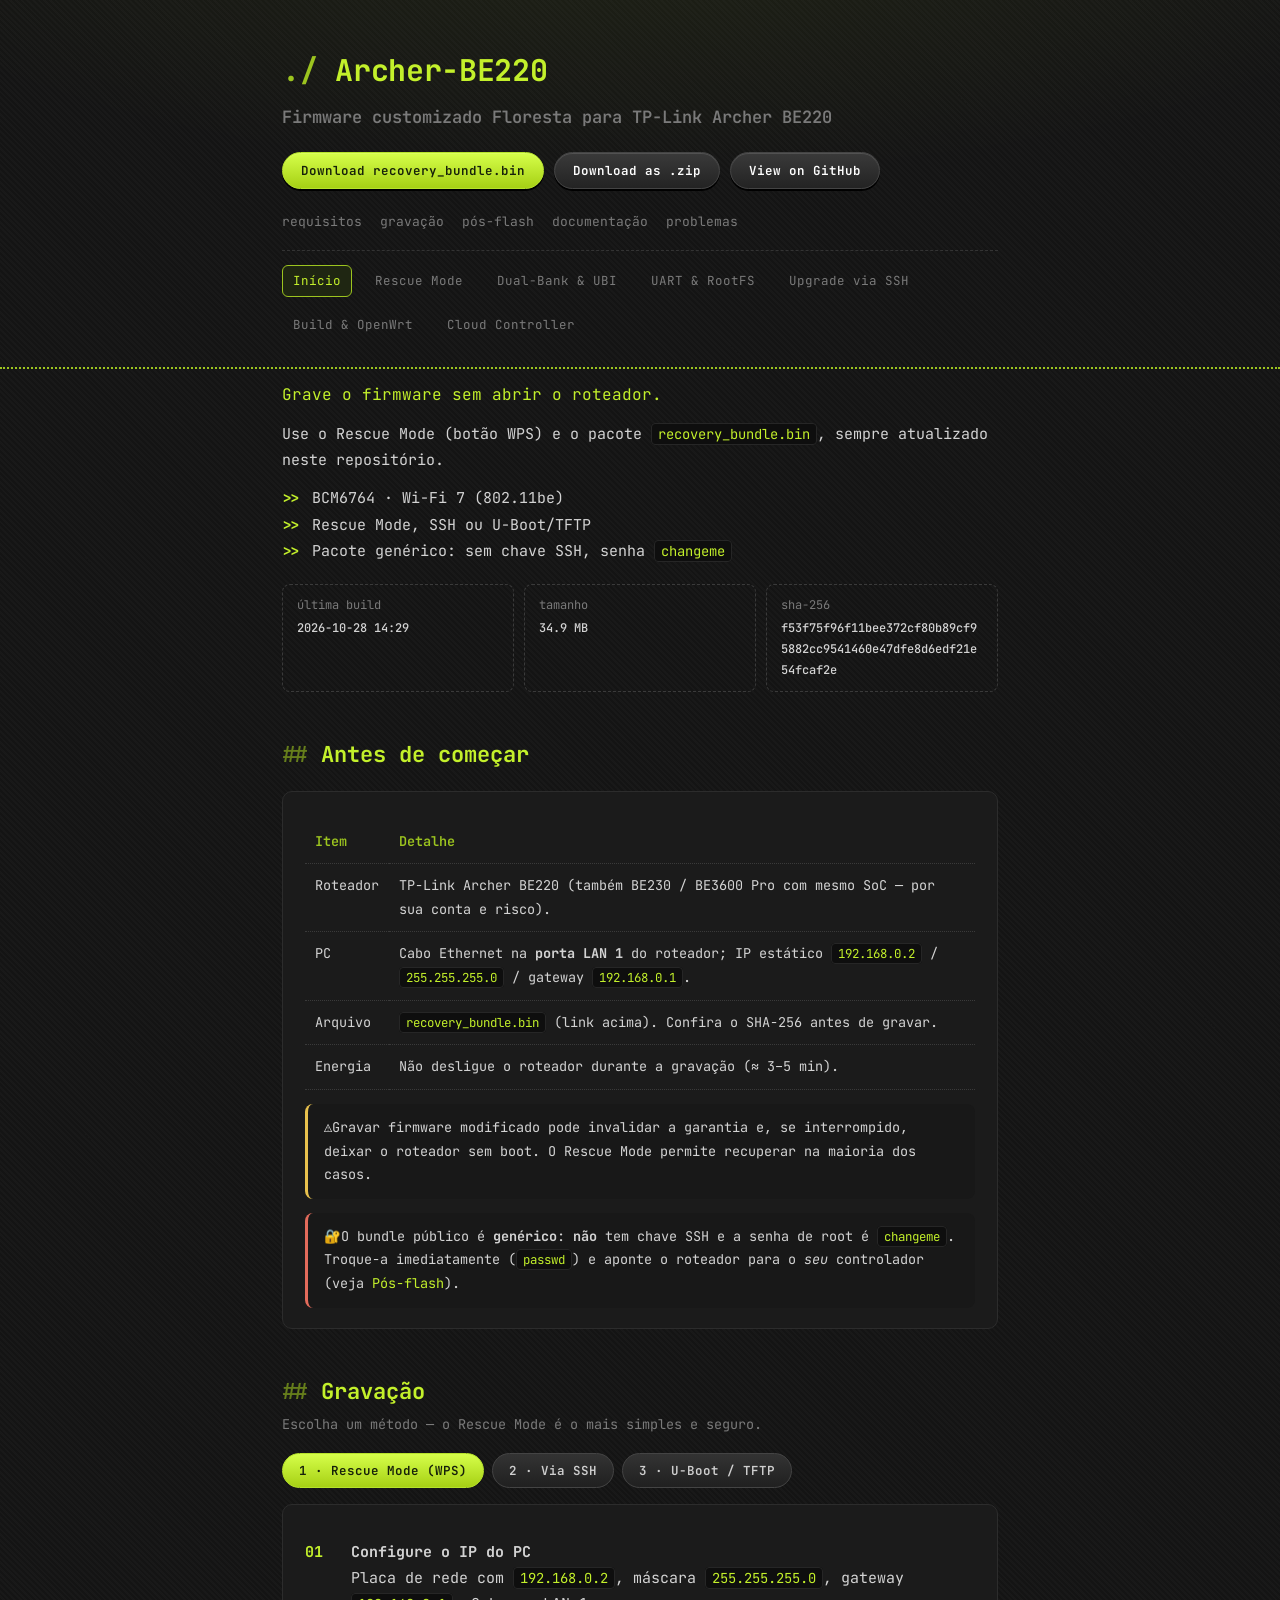
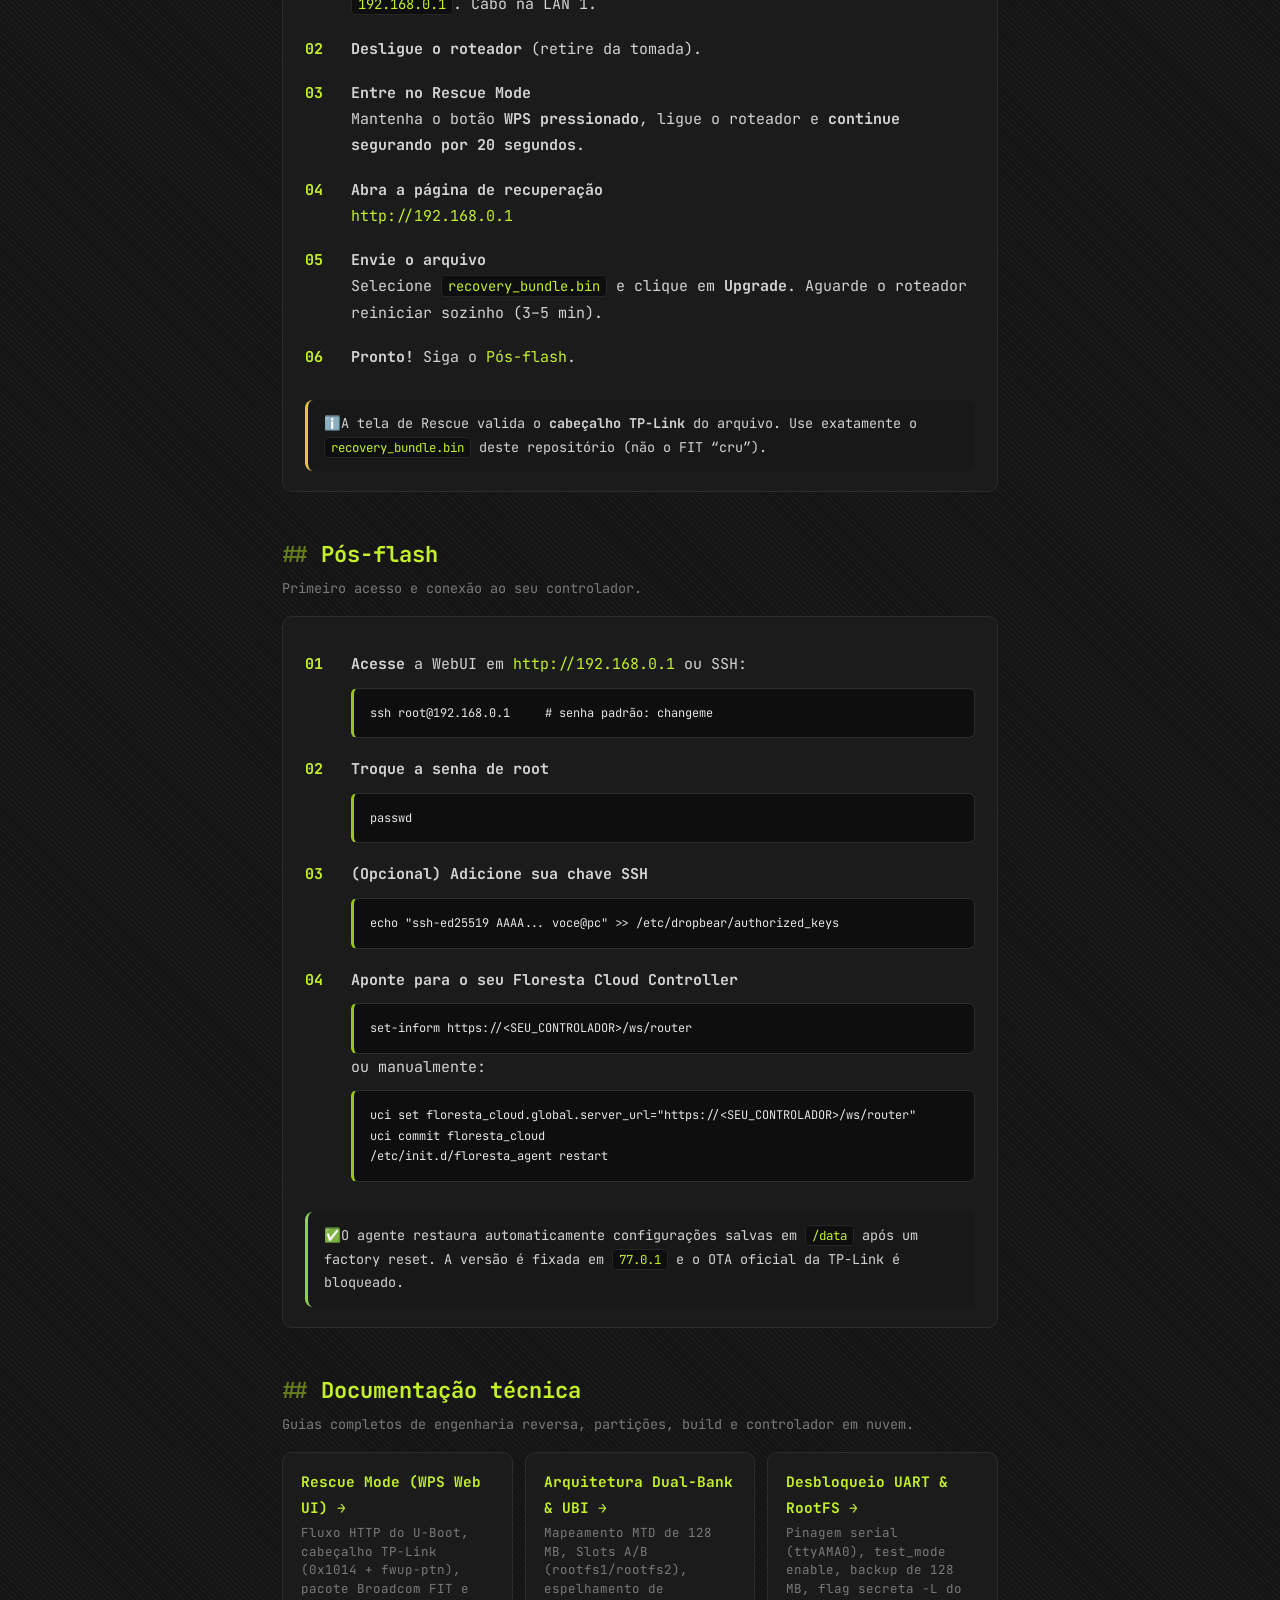
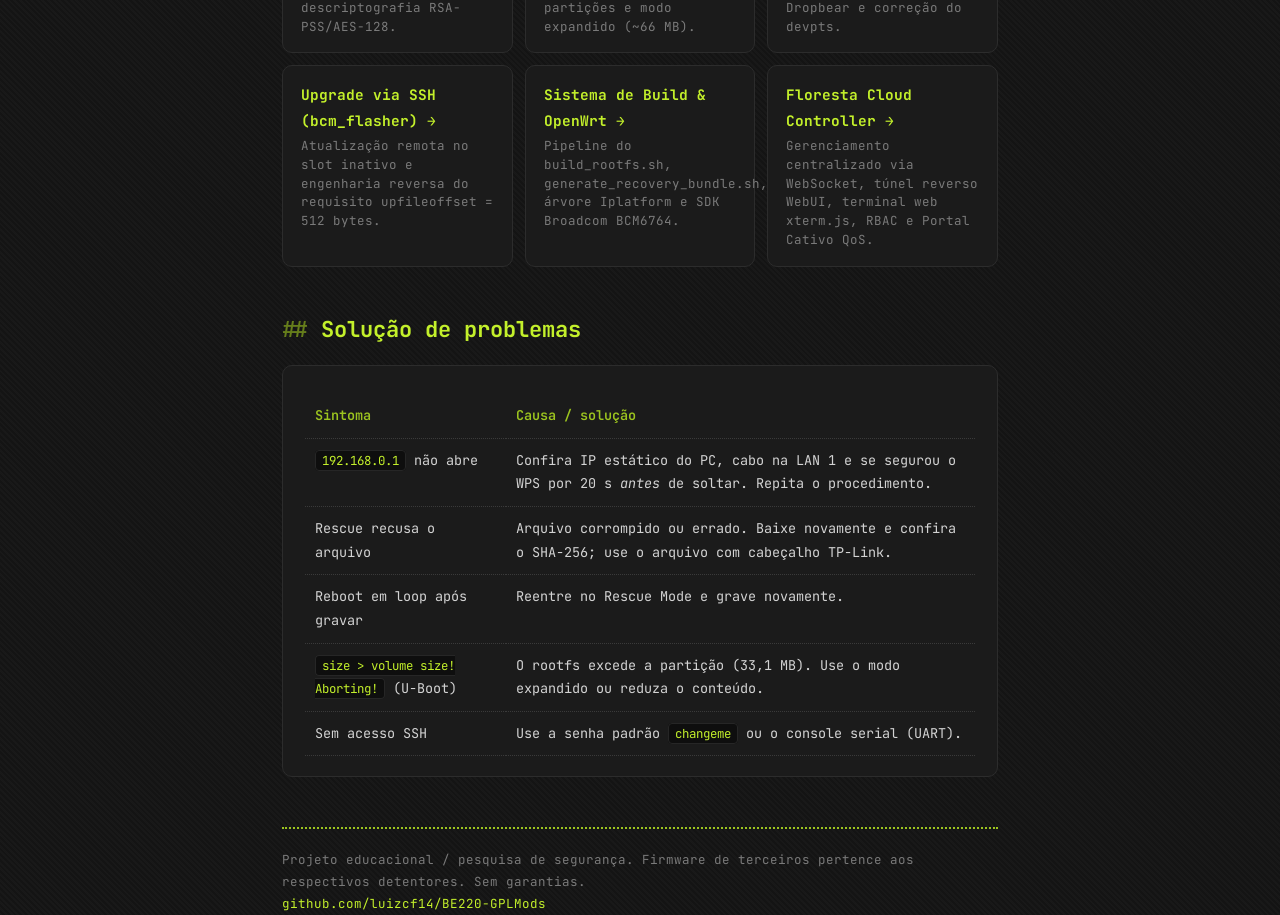
<file: docs/index.html>
<!DOCTYPE html>
<html lang="pt-BR">
<head>
<meta charset="utf-8">
<meta name="viewport" content="width=device-width, initial-scale=1">
<title>Como gravar o firmware — TP-Link Archer BE220 (Floresta)</title>
<meta name="description" content="Guia passo a passo para gravar o recovery_bundle no TP-Link Archer BE220 via Rescue Mode (WPS), SSH ou U-Boot/TFTP.">
<link rel="preconnect" href="https://fonts.googleapis.com">
<link rel="preconnect" href="https://fonts.gstatic.com" crossorigin>
<link href="https://fonts.googleapis.com/css2?family=Inter:wght@400;500;600;700;800&family=JetBrains+Mono:wght@400;500&display=swap" rel="stylesheet">
<style>
:root{
  --bg:#141414; --panel:#1b1b1b; --line:#2c2c2c; --text:#d3d3d3; --muted:#7a7a7a;
  --lime:#c3f02b; --lime2:#9cc41f; --warn:#e8c14d; --bad:#e36b5b; --ok:#8fd14f;
}
*{box-sizing:border-box}
html{scroll-behavior:smooth}
body{margin:0;color:var(--text);font:15px/1.75 'JetBrains Mono','Inconsolata',ui-monospace,Menlo,Consolas,monospace;
  background-color:var(--bg);
  background-image:repeating-linear-gradient(45deg,rgba(255,255,255,.018) 0 2px,transparent 2px 4px),
                   radial-gradient(1200px 400px at 50% -100px,rgba(195,240,43,.07),transparent 70%)}
a{color:var(--lime);text-decoration:none} a:hover{text-decoration:underline}
.wrap{max-width:760px;margin:0 auto;padding:0 22px}
header.top{padding:44px 0 26px;border-bottom:2px dotted var(--lime2)}
header.top .wrap{text-align:left}
.logo{font-size:30px;font-weight:700;color:var(--lime);margin:0;letter-spacing:-.01em}
.logo i{font-style:normal;color:var(--lime2)}
.tag{margin:6px 0 20px;color:var(--muted);font-size:17px;font-weight:600}
.btns{display:flex;gap:10px;flex-wrap:wrap}
.btn{display:inline-flex;align-items:center;gap:8px;padding:9px 18px;border-radius:999px;font:600 12.5px 'JetBrains Mono',monospace;
  color:#fff;background:linear-gradient(#3a3a3a,#232323);border:1px solid #444;box-shadow:0 2px 0 #000,inset 0 1px 0 rgba(255,255,255,.12);transition:.15s}
.btn:hover{text-decoration:none;color:var(--lime);transform:translateY(-1px)}
.btn.main{background:linear-gradient(#d6ff4a,#a6d014);color:#16200a;border-color:#b6e32b}
.btn.main:hover{color:#000}
nav.toc{margin-top:22px;display:flex;gap:18px;flex-wrap:wrap;font-size:13px}
nav.toc a{color:var(--muted)} nav.toc a:hover{color:var(--lime);text-decoration:none}
nav.docs-nav{margin-top:16px;padding-top:14px;border-top:1px dashed #333;display:flex;gap:12px;flex-wrap:wrap;font-size:12.5px}
nav.docs-nav a{color:var(--muted);padding:4px 10px;border-radius:6px;border:1px solid transparent}
nav.docs-nav a:hover{color:var(--lime);border-color:#333;text-decoration:none}
nav.docs-nav a.active{color:var(--lime);background:#1f2612;border-color:var(--lime2)}
.guides-grid{display:grid;grid-template-columns:repeat(auto-fit,minmax(230px,1fr));gap:12px;margin-top:16px}
.guide-card{display:block;background:var(--panel);border:1px solid var(--line);border-radius:10px;padding:16px 18px;transition:.15s}
.guide-card:hover{border-color:var(--lime2);text-decoration:none;transform:translateY(-2px)}
.guide-card b{display:block;color:var(--lime);font-size:14.5px;margin-bottom:4px}
.guide-card span{display:block;color:var(--muted);font-size:12.5px;line-height:1.5}
main{padding:34px 0 70px}
h2{font-size:22px;color:var(--lime);margin:44px 0 6px;font-weight:700}
h2::before{content:"## ";color:var(--lime2);opacity:.6}
h2 small{display:block;color:var(--muted);font-size:13.5px;font-weight:400;margin-top:2px}
h2 small::before{content:""}
p{margin:12px 0}
.lead{color:var(--lime);font-size:16px}
.card{background:var(--panel);border:1px solid var(--line);border-radius:10px;padding:20px 22px;margin-top:16px}
ul.arrows,.steps{list-style:none;margin:12px 0;padding:0}
ul.arrows li{position:relative;padding-left:30px}
ul.arrows li::before,.steps>li::before{content:">>";position:absolute;left:0;color:var(--lime);font-weight:700}
.steps{counter-reset:s}
.steps>li{counter-increment:s;position:relative;padding:2px 0 16px 46px}
.steps>li::before{content:counter(s,decimal-leading-zero);top:2px}
pre{margin:10px 0 0;padding:14px 16px;background:#0e0e0e;border:1px solid var(--line);border-left:3px solid var(--lime2);border-radius:6px;overflow:auto;
  font:13px/1.6 'JetBrains Mono',monospace;color:#e5e5e5}
code{font-family:inherit;font-size:.92em;color:var(--lime);background:#0e0e0e;padding:1px 6px;border-radius:4px;border:1px solid #262626}
pre code{background:none;border:0;padding:0;color:inherit}
.note{padding:12px 16px;border-radius:8px;margin-top:14px;font-size:13.5px;border-left:3px solid;background:#181818}
.note.warn{border-color:var(--warn)} .note.bad{border-color:var(--bad)} .note.ok{border-color:var(--ok)}
.tabs{display:flex;gap:8px;flex-wrap:wrap;margin-top:16px}
.tab{padding:8px 16px;border-radius:999px;border:1px solid #444;background:linear-gradient(#333,#202020);color:#cfcfcf;cursor:pointer;font:600 12.5px 'JetBrains Mono',monospace}
.tab:hover{color:var(--lime)}
.tab.on{background:linear-gradient(#d6ff4a,#a6d014);color:#16200a;border-color:#b6e32b}
.pane{display:none}.pane.on{display:block;animation:f .3s ease}
@keyframes f{from{opacity:0;transform:translateY(4px)}to{opacity:1;transform:none}}
table{width:100%;border-collapse:collapse;margin-top:8px;font-size:13.5px}
td,th{text-align:left;padding:10px 10px;border-bottom:1px dotted #3a3a3a;vertical-align:top}
th{color:var(--lime2);font-weight:600}
.meta{display:grid;grid-template-columns:repeat(auto-fit,minmax(200px,1fr));gap:10px;margin-top:20px}
.meta div{padding:10px 14px;border:1px dashed #3a3a3a;border-radius:8px;color:var(--muted);font-size:12px}
.meta b{display:block;color:var(--text);font-weight:500;word-break:break-all;margin-top:2px}
footer{margin-top:50px;padding-top:20px;border-top:2px dotted var(--lime2);color:var(--muted);font-size:12.5px}
</style>
</head>
<body>
<header class="top"><div class="wrap">
  <h1 class="logo"><i>./</i> Archer-BE220</h1>
  <p class="tag">Firmware customizado Floresta para TP-Link Archer BE220</p>
  <div class="btns">
    <a class="btn main" id="download" href="https://github.com/luizcf14/BE220-GPLMods/raw/main/releases/recovery_bundle.bin">Download recovery_bundle.bin</a>
    <a class="btn" href="https://github.com/luizcf14/BE220-GPLMods/archive/refs/heads/main.zip">Download as .zip</a>
    <a class="btn" href="https://github.com/luizcf14/BE220-GPLMods">View on GitHub</a>
  </div>
  <nav class="toc"><a href="#requisitos">requisitos</a><a href="#flash">gravação</a><a href="#pos">pós-flash</a><a href="#guias">documentação</a><a href="#problemas">problemas</a></nav>
  <nav class="docs-nav">
    <a href="index.html" class="active">Início</a>
    <a href="rescue-mode.html">Rescue Mode</a>
    <a href="dual-bank.html">Dual-Bank &amp; UBI</a>
    <a href="uart-unlock.html">UART &amp; RootFS</a>
    <a href="ssh-upgrade.html">Upgrade via SSH</a>
    <a href="build-system.html">Build &amp; OpenWrt</a>
    <a href="cloud-controller.html">Cloud Controller</a>
  </nav>
</div></header>

<main class="wrap">
<p class="lead">Grave o firmware sem abrir o roteador.</p>
<p>Use o Rescue Mode (botão WPS) e o pacote <code>recovery_bundle.bin</code>, sempre atualizado neste repositório.</p>
<ul class="arrows">
  <li>BCM6764 · Wi-Fi 7 (802.11be)</li>
  <li>Rescue Mode, SSH ou U-Boot/TFTP</li>
  <li>Pacote genérico: sem chave SSH, senha <code>changeme</code></li>
</ul>
<div class="meta">
  <div>última build<b>2026-10-28 14:29</b></div>
  <div>tamanho<b>34.9 MB</b></div>
  <div>sha-256<b>f53f75f96f11bee372cf80b89cf95882cc9541460e47dfe8d6edf21e54fcaf2e</b></div>
</div>
<section id="requisitos">
  <h2>Antes de começar</h2>
  <div class="card">
    <table>
      <tr><th>Item</th><th>Detalhe</th></tr>
      <tr><td>Roteador</td><td>TP-Link Archer BE220 (também BE230 / BE3600 Pro com mesmo SoC — por sua conta e risco).</td></tr>
      <tr><td>PC</td><td>Cabo Ethernet na <b>porta LAN 1</b> do roteador; IP estático <code>192.168.0.2</code> / <code>255.255.255.0</code> / gateway <code>192.168.0.1</code>.</td></tr>
      <tr><td>Arquivo</td><td><code>recovery_bundle.bin</code> (link acima). Confira o SHA-256 antes de gravar.</td></tr>
      <tr><td>Energia</td><td>Não desligue o roteador durante a gravação (≈ 3–5 min).</td></tr>
    </table>
    <div class="note warn"><span>⚠️</span><span>Gravar firmware modificado pode invalidar a garantia e, se interrompido, deixar o roteador sem boot. O Rescue Mode permite recuperar na maioria dos casos.</span></div>
    <div class="note bad"><span>🔐</span><span>O bundle público é <b>genérico</b>: <b>não</b> tem chave SSH e a senha de root é <code>changeme</code>. Troque-a imediatamente (<code>passwd</code>) e aponte o roteador para o <i>seu</i> controlador (veja <a href="#pos">Pós-flash</a>).</span></div>
  </div>
</section>

<section id="flash">
  <h2>Gravação <small>Escolha um método — o Rescue Mode é o mais simples e seguro.</small></h2>
  <div class="tabs">
    <button class="tab on" data-t="p1">1 · Rescue Mode (WPS)</button>
    <button class="tab" data-t="p2">2 · Via SSH</button>
    <button class="tab" data-t="p3">3 · U-Boot / TFTP</button>
  </div>

  <div class="card pane on" id="p1">
    <ol class="steps">
      <li><b>Configure o IP do PC</b><br>Placa de rede com <code>192.168.0.2</code>, máscara <code>255.255.255.0</code>, gateway <code>192.168.0.1</code>. Cabo na LAN 1.</li>
      <li><b>Desligue o roteador</b> (retire da tomada).</li>
      <li><b>Entre no Rescue Mode</b><br>Mantenha o botão <b>WPS pressionado</b>, ligue o roteador e <b>continue segurando por 20 segundos</b>.</li>
      <li><b>Abra a página de recuperação</b><br><a href="http://192.168.0.1">http://192.168.0.1</a></li>
      <li><b>Envie o arquivo</b><br>Selecione <code>recovery_bundle.bin</code> e clique em <b>Upgrade</b>. Aguarde o roteador reiniciar sozinho (3–5 min).</li>
      <li><b>Pronto!</b> Siga o <a href="#pos">Pós-flash</a>.</li>
    </ol>
    <div class="note warn"><span>ℹ️</span><span>A tela de Rescue valida o <b>cabeçalho TP-Link</b> do arquivo. Use exatamente o <code>recovery_bundle.bin</code> deste repositório (não o FIT “cru”).</span></div>
  </div>

  <div class="card pane" id="p2">
    <p>Para quem já tem SSH no roteador (firmware customizado anterior). IP padrão: <code>192.168.0.1</code>.</p>
    <ol class="steps">
      <li><b>Envie o arquivo para a RAM</b> (Dropbear não tem SFTP, use <code>-O</code>)
<pre><code>scp -O recovery_bundle.bin root@192.168.0.1:/tmp/</code></pre></li>
      <li><b>Aplique o padding de 512 bytes e grave</b>
<pre><code>ssh root@192.168.0.1
dd if=/dev/zero of=/tmp/pad.bin bs=512 count=1 2&gt;/dev/null
cat /tmp/pad.bin /tmp/recovery_bundle.bin &gt; /tmp/flash_bundle.bin
rm -f /tmp/pad.bin
FILESIZE=$(ls -l /tmp/flash_bundle.bin | awk '{print $5}')
/sbin/bcm_flasher /tmp/flash_bundle.bin $FILESIZE 512</code></pre>
        Aguarde <code>Image flash complete, you may reboot the board</code>.</li>
      <li><b>Reinicie</b>
<pre><code>reboot</code></pre></li>
    </ol>
  </div>

  <div class="card pane" id="p3">
    <p>Método avançado via console serial (UART 115200 8N1) e servidor TFTP — grava apenas o <code>rootfs</code>, a partir do arquivo <code>rootfs1_mod.bin</code> gerado com <code>build_rootfs.sh</code>.</p>
    <ol class="steps">
      <li><b>No PC</b>, IP <code>192.168.12.2</code> na porta WAN/2.5G e inicie o TFTP:
<pre><code>python serve_tftp.py</code></pre></li>
      <li><b>Interrompa o autoboot</b> do U-Boot (qualquer tecla) e execute:
<pre><code>setenv ipaddr 192.168.12.1; setenv serverip 192.168.12.2; setenv netmask 255.255.255.0
ping 192.168.12.2
ubi part image
tftpboot 0x05000000 rootfs1_mod.bin
ubi write 0x05000000 rootfs1 &lt;TAMANHO_HEX&gt;
setenv bootcmd "test_mode enable; sdk boot_img"
saveenv
reset</code></pre></li>
    </ol>
    <div class="note warn"><span>ℹ️</span><span>O <code>&lt;TAMANHO_HEX&gt;</code> é impresso ao final do <code>build_rootfs.sh</code>. Veja o <a href="dual-bank.html">guia de partições Dual-Bank</a> para o modo expandido (~66 MB).</span></div>
  </div>
</section>

<section id="pos">
  <h2>Pós-flash <small>Primeiro acesso e conexão ao seu controlador.</small></h2>
  <div class="card">
    <ol class="steps">
      <li><b>Acesse</b> a WebUI em <a href="http://192.168.0.1">http://192.168.0.1</a> ou SSH:
<pre><code>ssh root@192.168.0.1     # senha padrão: changeme</code></pre></li>
      <li><b>Troque a senha de root</b>
<pre><code>passwd</code></pre></li>
      <li><b>(Opcional) Adicione sua chave SSH</b>
<pre><code>echo "ssh-ed25519 AAAA... voce@pc" &gt;&gt; /etc/dropbear/authorized_keys</code></pre></li>
      <li><b>Aponte para o seu Floresta Cloud Controller</b>
<pre><code>set-inform https://&lt;SEU_CONTROLADOR&gt;/ws/router</code></pre>
        ou manualmente:
<pre><code>uci set floresta_cloud.global.server_url="https://&lt;SEU_CONTROLADOR&gt;/ws/router"
uci commit floresta_cloud
/etc/init.d/floresta_agent restart</code></pre></li>
    </ol>
    <div class="note ok"><span>✅</span><span>O agente restaura automaticamente configurações salvas em <code>/data</code> após um factory reset. A versão é fixada em <code>77.0.1</code> e o OTA oficial da TP-Link é bloqueado.</span></div>
  </div>
</section>

<section id="guias">
  <h2>Documentação técnica <small>Guias completos de engenharia reversa, partições, build e controlador em nuvem.</small></h2>
  <div class="guides-grid">
    <a class="guide-card" href="rescue-mode.html">
      <b>Rescue Mode (WPS Web UI) →</b>
      <span>Fluxo HTTP do U-Boot, cabeçalho TP-Link (0x1014 + fwup-ptn), pacote Broadcom FIT e descriptografia RSA-PSS/AES-128.</span>
    </a>
    <a class="guide-card" href="dual-bank.html">
      <b>Arquitetura Dual-Bank &amp; UBI →</b>
      <span>Mapeamento MTD de 128 MB, Slots A/B (rootfs1/rootfs2), espelhamento de partições e modo expandido (~66 MB).</span>
    </a>
    <a class="guide-card" href="uart-unlock.html">
      <b>Desbloqueio UART &amp; RootFS →</b>
      <span>Pinagem serial (ttyAMA0), test_mode enable, backup de 128 MB, flag secreta -L do Dropbear e correção do devpts.</span>
    </a>
    <a class="guide-card" href="ssh-upgrade.html">
      <b>Upgrade via SSH (bcm_flasher) →</b>
      <span>Atualização remota no slot inativo e engenharia reversa do requisito upfileoffset = 512 bytes.</span>
    </a>
    <a class="guide-card" href="build-system.html">
      <b>Sistema de Build &amp; OpenWrt →</b>
      <span>Pipeline do build_rootfs.sh, generate_recovery_bundle.sh, árvore Iplatform e SDK Broadcom BCM6764.</span>
    </a>
    <a class="guide-card" href="cloud-controller.html">
      <b>Floresta Cloud Controller →</b>
      <span>Gerenciamento centralizado via WebSocket, túnel reverso WebUI, terminal web xterm.js, RBAC e Portal Cativo QoS.</span>
    </a>
  </div>
</section>

<section id="problemas">
  <h2>Solução de problemas</h2>
  <div class="card">
    <table>
      <tr><th>Sintoma</th><th>Causa / solução</th></tr>
      <tr><td><code>192.168.0.1</code> não abre</td><td>Confira IP estático do PC, cabo na LAN 1 e se segurou o WPS por 20 s <i>antes</i> de soltar. Repita o procedimento.</td></tr>
      <tr><td>Rescue recusa o arquivo</td><td>Arquivo corrompido ou errado. Baixe novamente e confira o SHA-256; use o arquivo com cabeçalho TP-Link.</td></tr>
      <tr><td>Reboot em loop após gravar</td><td>Reentre no Rescue Mode e grave novamente.</td></tr>
      <tr><td><code>size &gt; volume size! Aborting!</code> (U-Boot)</td><td>O rootfs excede a partição (33,1 MB). Use o modo expandido ou reduza o conteúdo.</td></tr>
      <tr><td>Sem acesso SSH</td><td>Use a senha padrão <code>changeme</code> ou o console serial (UART).</td></tr>
    </table>
  </div>
</section>

<footer>
  Projeto educacional / pesquisa de segurança. Firmware de terceiros pertence aos respectivos detentores. Sem garantias.<br>
  <a href="https://github.com/luizcf14/BE220-GPLMods">github.com/luizcf14/BE220-GPLMods</a>
</footer>
</main>

<script>
document.querySelectorAll('.tab').forEach(function(t){
  t.addEventListener('click',function(){
    document.querySelectorAll('.tab').forEach(function(x){x.classList.remove('on')});
    document.querySelectorAll('.pane').forEach(function(x){x.classList.remove('on')});
    t.classList.add('on');document.getElementById(t.dataset.t).classList.add('on');
  });
});
</script>
</body>
</html>
</file>
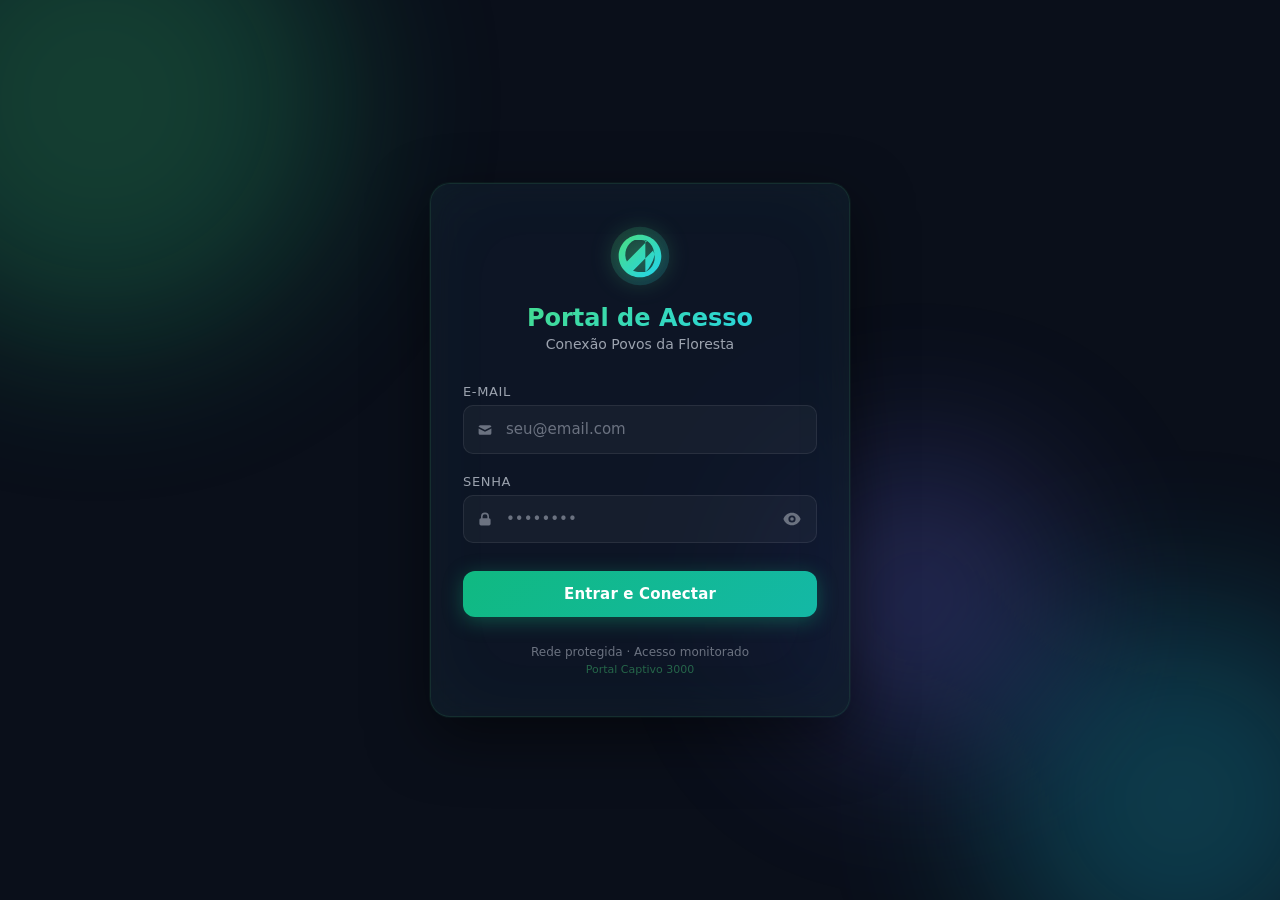
<file: captivePortal/handmade_captiveportal-main/frontend/index.html>
<!DOCTYPE html>
<html lang="pt-BR">
<head>
    <meta charset="UTF-8">
    <meta name="viewport" content="width=device-width, initial-scale=1.0">
    <title>Portal de Acesso — Conexão Povos da Floresta</title>
    <meta name="description" content="Faça login para acessar a internet via portal captivo.">
    <!-- Fontes do sistema: sem dependência externa (necessário para CNA de captive portal) -->
    <link rel="stylesheet" href="style.css">
</head>
<body>

    <!-- Background animado -->
    <div class="bg-orbs">
        <div class="orb orb-1"></div>
        <div class="orb orb-2"></div>
        <div class="orb orb-3"></div>
    </div>

    <!-- Card principal -->
    <main class="portal-wrapper" role="main">
        <div class="portal-card" id="loginCard">

            <!-- Logo / Header -->
            <header class="portal-header">
                <div class="portal-logo" aria-hidden="true">
                    <svg viewBox="0 0 48 48" fill="none" xmlns="http://www.w3.org/2000/svg">
                        <circle cx="24" cy="24" r="22" fill="url(#logoGrad)" opacity="0.15"/>
                        <path d="M24 8C15.16 8 8 15.16 8 24s7.16 16 16 16 16-7.16 16-16S32.84 8 24 8zm0 4c1.84 0 3.6.36 5.2 1L14.2 28.2A11.88 11.88 0 0120 12.04V12zm0 24c-1.84 0-3.6-.36-5.2-1l15-15.2A11.88 11.88 0 0128 35.96V36zm7.8-4.8A11.88 11.88 0 0128 35.96V12.04A11.88 11.88 0 0133.8 27.2z" fill="url(#logoGrad)"/>
                        <defs>
                            <linearGradient id="logoGrad" x1="8" y1="8" x2="40" y2="40" gradientUnits="userSpaceOnUse">
                                <stop offset="0%" stop-color="#4ade80"/>
                                <stop offset="100%" stop-color="#22d3ee"/>
                            </linearGradient>
                        </defs>
                    </svg>
                </div>
                <h1 class="portal-title">Portal de Acesso</h1>
                <p class="portal-subtitle">Conexão Povos da Floresta</p>
            </header>

            <!-- Status / Mensagens -->
            <div id="statusMessage" class="status-message" role="alert" aria-live="polite" hidden></div>

            <!-- Formulário de Login -->
            <form id="loginForm" class="login-form" novalidate autocomplete="on">

                <div class="field-group">
                    <label for="email" class="field-label">E-mail</label>
                    <div class="field-wrapper">
                        <svg class="field-icon" viewBox="0 0 20 20" fill="currentColor">
                            <path d="M2.003 5.884L10 9.882l7.997-3.998A2 2 0 0016 4H4a2 2 0 00-1.997 1.884z"/>
                            <path d="M18 8.118l-8 4-8-4V14a2 2 0 002 2h12a2 2 0 002-2V8.118z"/>
                        </svg>
                        <input
                            type="email"
                            id="email"
                            name="email"
                            class="field-input"
                            placeholder="seu@email.com"
                            autocomplete="username email"
                            required
                            aria-required="true"
                        >
                    </div>
                </div>

                <div class="field-group">
                    <label for="password" class="field-label">Senha</label>
                    <div class="field-wrapper">
                        <svg class="field-icon" viewBox="0 0 20 20" fill="currentColor">
                            <path fill-rule="evenodd" d="M5 9V7a5 5 0 0110 0v2a2 2 0 012 2v5a2 2 0 01-2 2H5a2 2 0 01-2-2v-5a2 2 0 012-2zm8-2v2H7V7a3 3 0 016 0z" clip-rule="evenodd"/>
                        </svg>
                        <input
                            type="password"
                            id="password"
                            name="password"
                            class="field-input"
                            placeholder="••••••••"
                            autocomplete="current-password"
                            required
                            aria-required="true"
                            minlength="8"
                        >
                        <button type="button" class="toggle-password" id="togglePassword" aria-label="Mostrar senha">
                            <svg id="eyeIcon" viewBox="0 0 20 20" fill="currentColor">
                                <path d="M10 12a2 2 0 100-4 2 2 0 000 4z"/>
                                <path fill-rule="evenodd" d="M.458 10C1.732 5.943 5.522 3 10 3s8.268 2.943 9.542 7c-1.274 4.057-5.064 7-9.542 7S1.732 14.057.458 10zM14 10a4 4 0 11-8 0 4 4 0 018 0z" clip-rule="evenodd"/>
                            </svg>
                        </button>
                    </div>
                </div>

                <button type="submit" id="submitBtn" class="submit-btn">
                    <span class="btn-text">Entrar e Conectar</span>
                    <div class="btn-spinner" hidden aria-hidden="true"></div>
                </button>

                <!-- Biometria / Digital (para Android / iOS) -->
                <div id="biometricContainer" class="biometric-container" hidden>
                    <div class="divider">
                        <span>ou</span>
                    </div>
                    <button type="button" id="biometricBtn" class="biometric-btn">
                        <svg class="bio-icon" viewBox="0 0 24 24" fill="none" stroke="currentColor" stroke-width="2">
                            <path stroke-linecap="round" stroke-linejoin="round" d="M12 11c0 3.517-1.009 6.799-2.753 9.571m-3.44-2.04l.054-.09A13.916 13.916 0 008 11a4 4 0 118 0c0 1.017-.07 2.019-.203 3m-2.118 6.844A21.88 21.88 0 0015.171 17m3.839 1.132c.645-2.266.99-4.659.99-7.132A8 8 0 004 11c0 2.473.345 4.866.99 7.132M12 15c-1.657 0-3-1.343-3-3s1.343-3 3-3 3 1.343 3 3-1.343 3-3 3z"/>
                        </svg>
                        <span>Entrar com Biometria</span>
                    </button>
                </div>

            </form>

            <!-- Rodapé -->
            <footer class="portal-footer">
                <p>Rede protegida · Acesso monitorado</p>
                <p class="portal-version">Portal Captivo 3000</p>
            </footer>

        </div>

        <!-- Card de Sucesso (hidden initially) -->
        <div class="portal-card success-card" id="successCard" hidden>
            <div class="success-icon" aria-hidden="true">
                <svg viewBox="0 0 24 24" fill="none" stroke="currentColor" stroke-width="2">
                    <path stroke-linecap="round" stroke-linejoin="round" d="M9 12l2 2 4-4m6 2a9 9 0 11-18 0 9 9 0 0118 0z"/>
                </svg>
            </div>
            <h2 class="success-title">Acesso Liberado!</h2>
            <p class="success-subtitle" id="successSubtitle">Bem-vindo!</p>
            <div class="countdown-wrapper">
                <p class="countdown-text">Redirecionando em <strong id="countdown">5</strong>s...</p>
                <div class="countdown-bar">
                    <div class="countdown-progress" id="countdownBar"></div>
                </div>
            </div>
            <a href="https://conexaopovosdafloresta.org.br/" id="continueBtn" class="submit-btn" style="text-decoration:none; text-align:center; display:block;">
                Continuar Agora →
            </a>
        </div>
    </main>

    <script src="app.js"></script>
</body>
</html>
</file>
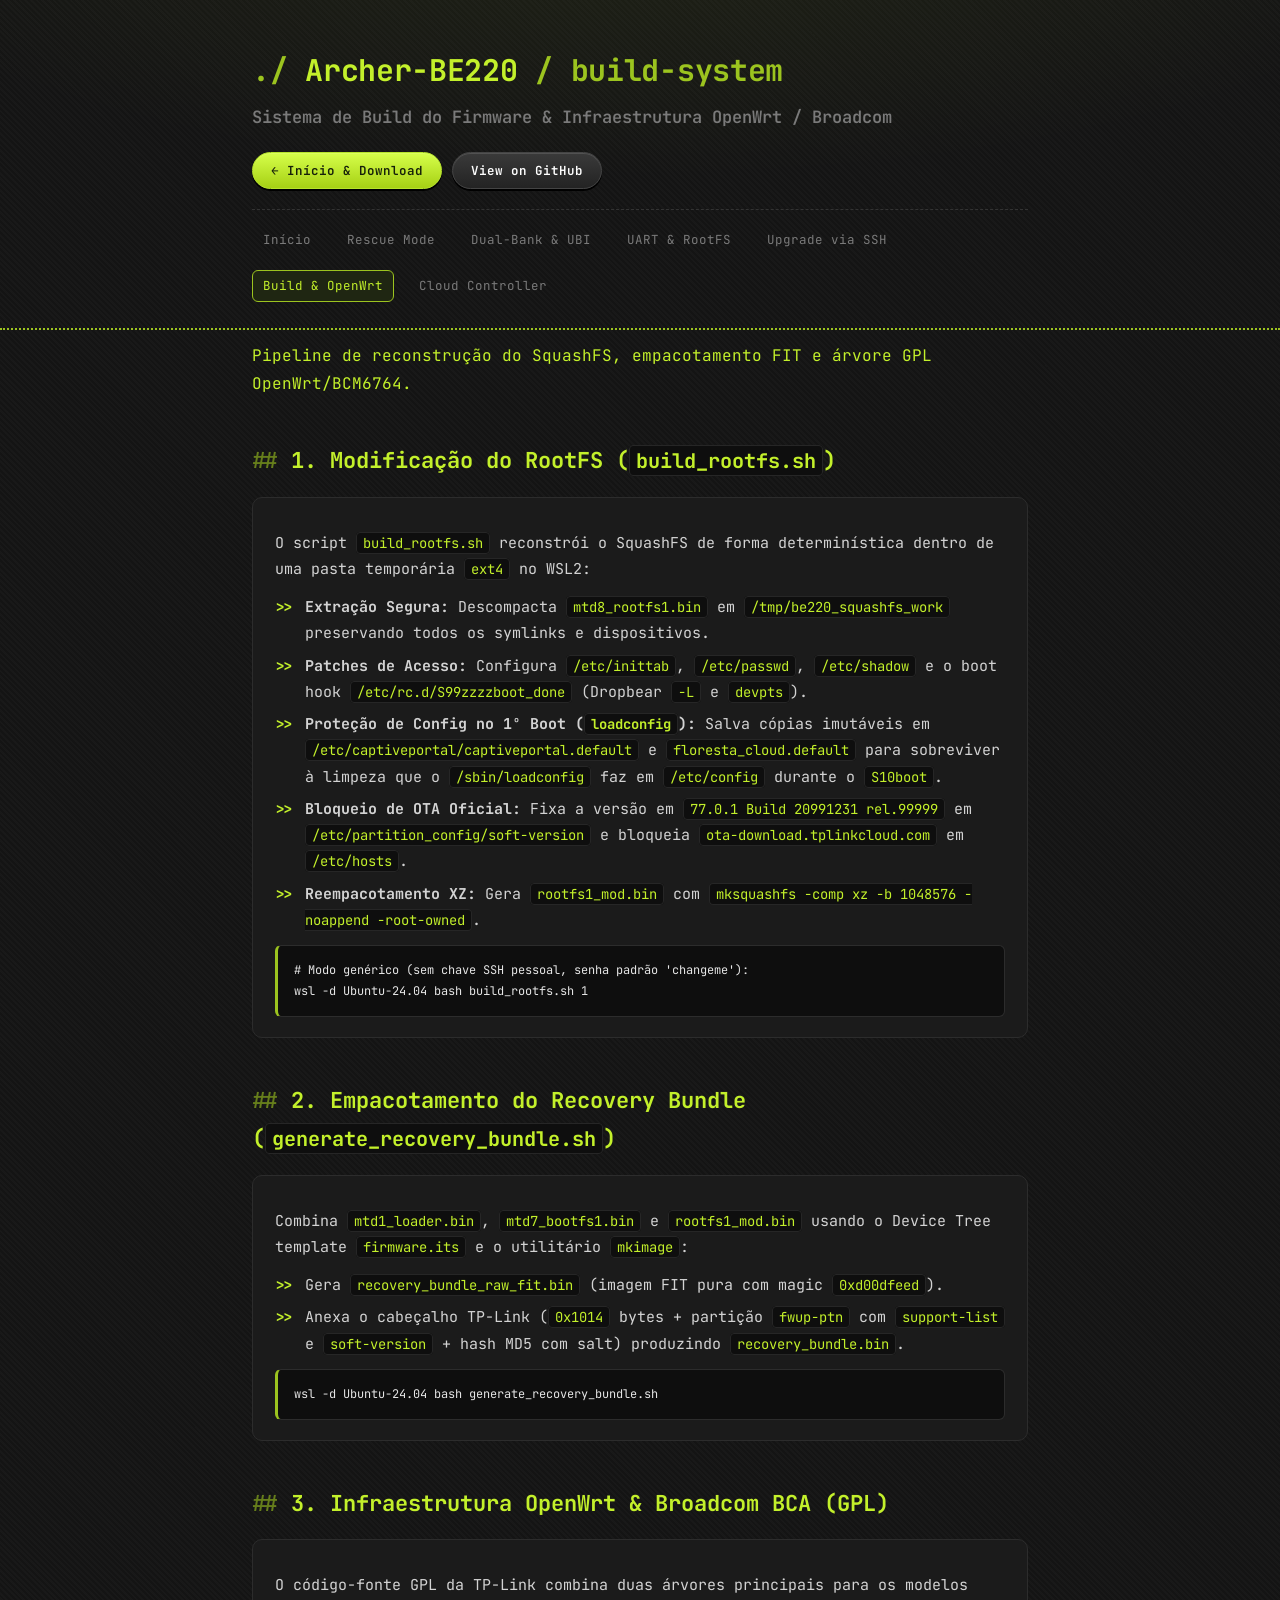
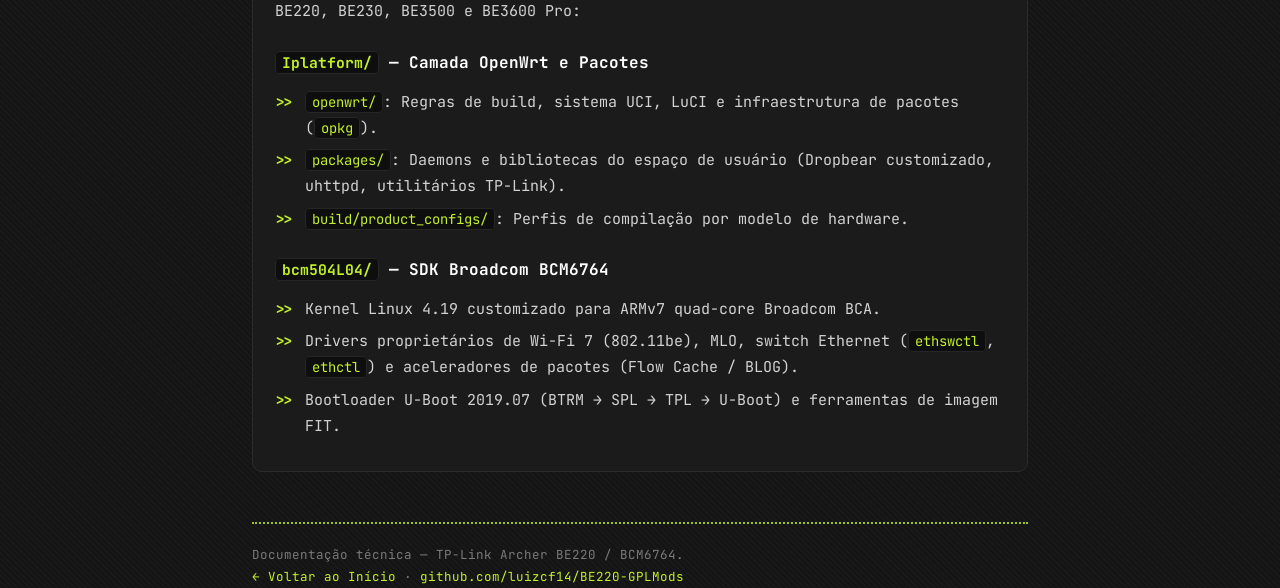
<file: docs/build-system.html>
<!DOCTYPE html>
<html lang="pt-BR">
<head>
<meta charset="utf-8">
<meta name="viewport" content="width=device-width, initial-scale=1">
<title>Sistema de Build e Infraestrutura OpenWrt — TP-Link Archer BE220</title>
<meta name="description" content="Guia do sistema de build do firmware (build_rootfs.sh, generate_recovery_bundle.sh, firmware.its) e infraestrutura OpenWrt/Broadcom (Iplatform, bcm504L04).">
<link rel="preconnect" href="https://fonts.googleapis.com">
<link rel="preconnect" href="https://fonts.gstatic.com" crossorigin>
<link href="https://fonts.googleapis.com/css2?family=Inter:wght@400;500;600;700;800&family=JetBrains+Mono:wght@400;500&display=swap" rel="stylesheet">
<style>
:root{
  --bg:#141414; --panel:#1b1b1b; --line:#2c2c2c; --text:#d3d3d3; --muted:#7a7a7a;
  --lime:#c3f02b; --lime2:#9cc41f; --warn:#e8c14d; --bad:#e36b5b; --ok:#8fd14f;
}
*{box-sizing:border-box}
html{scroll-behavior:smooth}
body{margin:0;color:var(--text);font:15px/1.75 'JetBrains Mono','Inconsolata',ui-monospace,Menlo,Consolas,monospace;
  background-color:var(--bg);
  background-image:repeating-linear-gradient(45deg,rgba(255,255,255,.018) 0 2px,transparent 2px 4px),
                   radial-gradient(1200px 400px at 50% -100px,rgba(195,240,43,.07),transparent 70%)}
a{color:var(--lime);text-decoration:none} a:hover{text-decoration:underline}
.wrap{max-width:820px;margin:0 auto;padding:0 22px}
header.top{padding:44px 0 26px;border-bottom:2px dotted var(--lime2)}
.logo{font-size:30px;font-weight:700;color:var(--lime);margin:0;letter-spacing:-.01em}
.logo i{font-style:normal;color:var(--lime2)}
.tag{margin:6px 0 20px;color:var(--muted);font-size:17px;font-weight:600}
.btns{display:flex;gap:10px;flex-wrap:wrap}
.btn{display:inline-flex;align-items:center;gap:8px;padding:9px 18px;border-radius:999px;font:600 12.5px 'JetBrains Mono',monospace;
  color:#fff;background:linear-gradient(#3a3a3a,#232323);border:1px solid #444;box-shadow:0 2px 0 #000,inset 0 1px 0 rgba(255,255,255,.12);transition:.15s}
.btn:hover{text-decoration:none;color:var(--lime);transform:translateY(-1px)}
.btn.main{background:linear-gradient(#d6ff4a,#a6d014);color:#16200a;border-color:#b6e32b}
.btn.main:hover{color:#000}
nav.docs-nav{margin-top:20px;padding-top:14px;border-top:1px dashed #333;display:flex;gap:14px;flex-wrap:wrap;font-size:12.5px}
nav.docs-nav a{color:var(--muted);padding:4px 10px;border-radius:6px;border:1px solid transparent}
nav.docs-nav a:hover{color:var(--lime);border-color:#333;text-decoration:none}
nav.docs-nav a.active{color:var(--lime);background:#1f2612;border-color:var(--lime2)}
main{padding:34px 0 70px}
h2{font-size:22px;color:var(--lime);margin:44px 0 6px;font-weight:700}
h2::before{content:"## ";color:var(--lime2);opacity:.6}
h3{font-size:16px;color:#fff;margin:24px 0 6px}
p{margin:12px 0}
.lead{color:var(--lime);font-size:16px}
.card{background:var(--panel);border:1px solid var(--line);border-radius:10px;padding:20px 22px;margin-top:16px}
ul.arrows,.steps{list-style:none;margin:12px 0;padding:0}
ul.arrows li{position:relative;padding-left:30px;margin:6px 0}
ul.arrows li::before,.steps>li::before{content:">>";position:absolute;left:0;color:var(--lime);font-weight:700}
pre{margin:10px 0 0;padding:14px 16px;background:#0e0e0e;border:1px solid var(--line);border-left:3px solid var(--lime2);border-radius:6px;overflow:auto;
  font:13px/1.6 'JetBrains Mono',monospace;color:#e5e5e5}
code{font-family:inherit;font-size:.92em;color:var(--lime);background:#0e0e0e;padding:1px 6px;border-radius:4px;border:1px solid #262626}
pre code{background:none;border:0;padding:0;color:inherit}
.note{padding:12px 16px;border-radius:8px;margin-top:14px;font-size:13.5px;border-left:3px solid;background:#181818}
.note.warn{border-color:var(--warn)} .note.bad{border-color:var(--bad)} .note.ok{border-color:var(--ok)}
footer{margin-top:50px;padding-top:20px;border-top:2px dotted var(--lime2);color:var(--muted);font-size:12.5px}
</style>
</head>
<body>
<header class="top"><div class="wrap">
  <h1 class="logo"><i>./</i> Archer-BE220 <i>/ build-system</i></h1>
  <p class="tag">Sistema de Build do Firmware &amp; Infraestrutura OpenWrt / Broadcom</p>
  <div class="btns">
    <a class="btn main" href="index.html">← Início &amp; Download</a>
    <a class="btn" href="https://github.com/luizcf14/BE220-GPLMods">View on GitHub</a>
  </div>
  <nav class="docs-nav">
    <a href="index.html">Início</a>
    <a href="rescue-mode.html">Rescue Mode</a>
    <a href="dual-bank.html">Dual-Bank &amp; UBI</a>
    <a href="uart-unlock.html">UART &amp; RootFS</a>
    <a href="ssh-upgrade.html">Upgrade via SSH</a>
    <a href="build-system.html" class="active">Build &amp; OpenWrt</a>
    <a href="cloud-controller.html">Cloud Controller</a>
  </nav>
</div></header>

<main class="wrap">
<p class="lead">Pipeline de reconstrução do SquashFS, empacotamento FIT e árvore GPL OpenWrt/BCM6764.</p>

<section id="build-rootfs">
  <h2>1. Modificação do RootFS (<code>build_rootfs.sh</code>)</h2>
  <div class="card">
    <p>O script <code>build_rootfs.sh</code> reconstrói o SquashFS de forma determinística dentro de uma pasta temporária <code>ext4</code> no WSL2:</p>
    <ul class="arrows">
      <li><b>Extração Segura:</b> Descompacta <code>mtd8_rootfs1.bin</code> em <code>/tmp/be220_squashfs_work</code> preservando todos os symlinks e dispositivos.</li>
      <li><b>Patches de Acesso:</b> Configura <code>/etc/inittab</code>, <code>/etc/passwd</code>, <code>/etc/shadow</code> e o boot hook <code>/etc/rc.d/S99zzzzboot_done</code> (Dropbear <code>-L</code> e <code>devpts</code>).</li>
      <li><b>Proteção de Config no 1º Boot (<code>loadconfig</code>):</b> Salva cópias imutáveis em <code>/etc/captiveportal/captiveportal.default</code> e <code>floresta_cloud.default</code> para sobreviver à limpeza que o <code>/sbin/loadconfig</code> faz em <code>/etc/config</code> durante o <code>S10boot</code>.</li>
      <li><b>Bloqueio de OTA Oficial:</b> Fixa a versão em <code>77.0.1 Build 20991231 rel.99999</code> em <code>/etc/partition_config/soft-version</code> e bloqueia <code>ota-download.tplinkcloud.com</code> em <code>/etc/hosts</code>.</li>
      <li><b>Reempacotamento XZ:</b> Gera <code>rootfs1_mod.bin</code> com <code>mksquashfs -comp xz -b 1048576 -noappend -root-owned</code>.</li>
    </ul>
<pre><code># Modo genérico (sem chave SSH pessoal, senha padrão 'changeme'):
wsl -d Ubuntu-24.04 bash build_rootfs.sh 1</code></pre>
  </div>
</section>

<section id="recovery-bundle">
  <h2>2. Empacotamento do Recovery Bundle (<code>generate_recovery_bundle.sh</code>)</h2>
  <div class="card">
    <p>Combina <code>mtd1_loader.bin</code>, <code>mtd7_bootfs1.bin</code> e <code>rootfs1_mod.bin</code> usando o Device Tree template <code>firmware.its</code> e o utilitário <code>mkimage</code>:</p>
    <ul class="arrows">
      <li>Gera <code>recovery_bundle_raw_fit.bin</code> (imagem FIT pura com magic <code>0xd00dfeed</code>).</li>
      <li>Anexa o cabeçalho TP-Link (<code>0x1014</code> bytes + partição <code>fwup-ptn</code> com <code>support-list</code> e <code>soft-version</code> + hash MD5 com salt) produzindo <code>recovery_bundle.bin</code>.</li>
    </ul>
<pre><code>wsl -d Ubuntu-24.04 bash generate_recovery_bundle.sh</code></pre>
  </div>
</section>

<section id="openwrt-infra">
  <h2>3. Infraestrutura OpenWrt &amp; Broadcom BCA (GPL)</h2>
  <div class="card">
    <p>O código-fonte GPL da TP-Link combina duas árvores principais para os modelos BE220, BE230, BE3500 e BE3600 Pro:</p>
    <h3><code>Iplatform/</code> — Camada OpenWrt e Pacotes</h3>
    <ul class="arrows">
      <li><code>openwrt/</code>: Regras de build, sistema UCI, LuCI e infraestrutura de pacotes (<code>opkg</code>).</li>
      <li><code>packages/</code>: Daemons e bibliotecas do espaço de usuário (Dropbear customizado, uhttpd, utilitários TP-Link).</li>
      <li><code>build/product_configs/</code>: Perfis de compilação por modelo de hardware.</li>
    </ul>
    <h3><code>bcm504L04/</code> — SDK Broadcom BCM6764</h3>
    <ul class="arrows">
      <li>Kernel Linux 4.19 customizado para ARMv7 quad-core Broadcom BCA.</li>
      <li>Drivers proprietários de Wi-Fi 7 (802.11be), MLO, switch Ethernet (<code>ethswctl</code>, <code>ethctl</code>) e aceleradores de pacotes (Flow Cache / BLOG).</li>
      <li>Bootloader U-Boot 2019.07 (BTRM → SPL → TPL → U-Boot) e ferramentas de imagem FIT.</li>
    </ul>
  </div>
</section>

<footer>
  Documentação técnica — TP-Link Archer BE220 / BCM6764.<br>
  <a href="index.html">← Voltar ao Início</a> · <a href="https://github.com/luizcf14/BE220-GPLMods">github.com/luizcf14/BE220-GPLMods</a>
</footer>
</main>
</body>
</html>
</file>
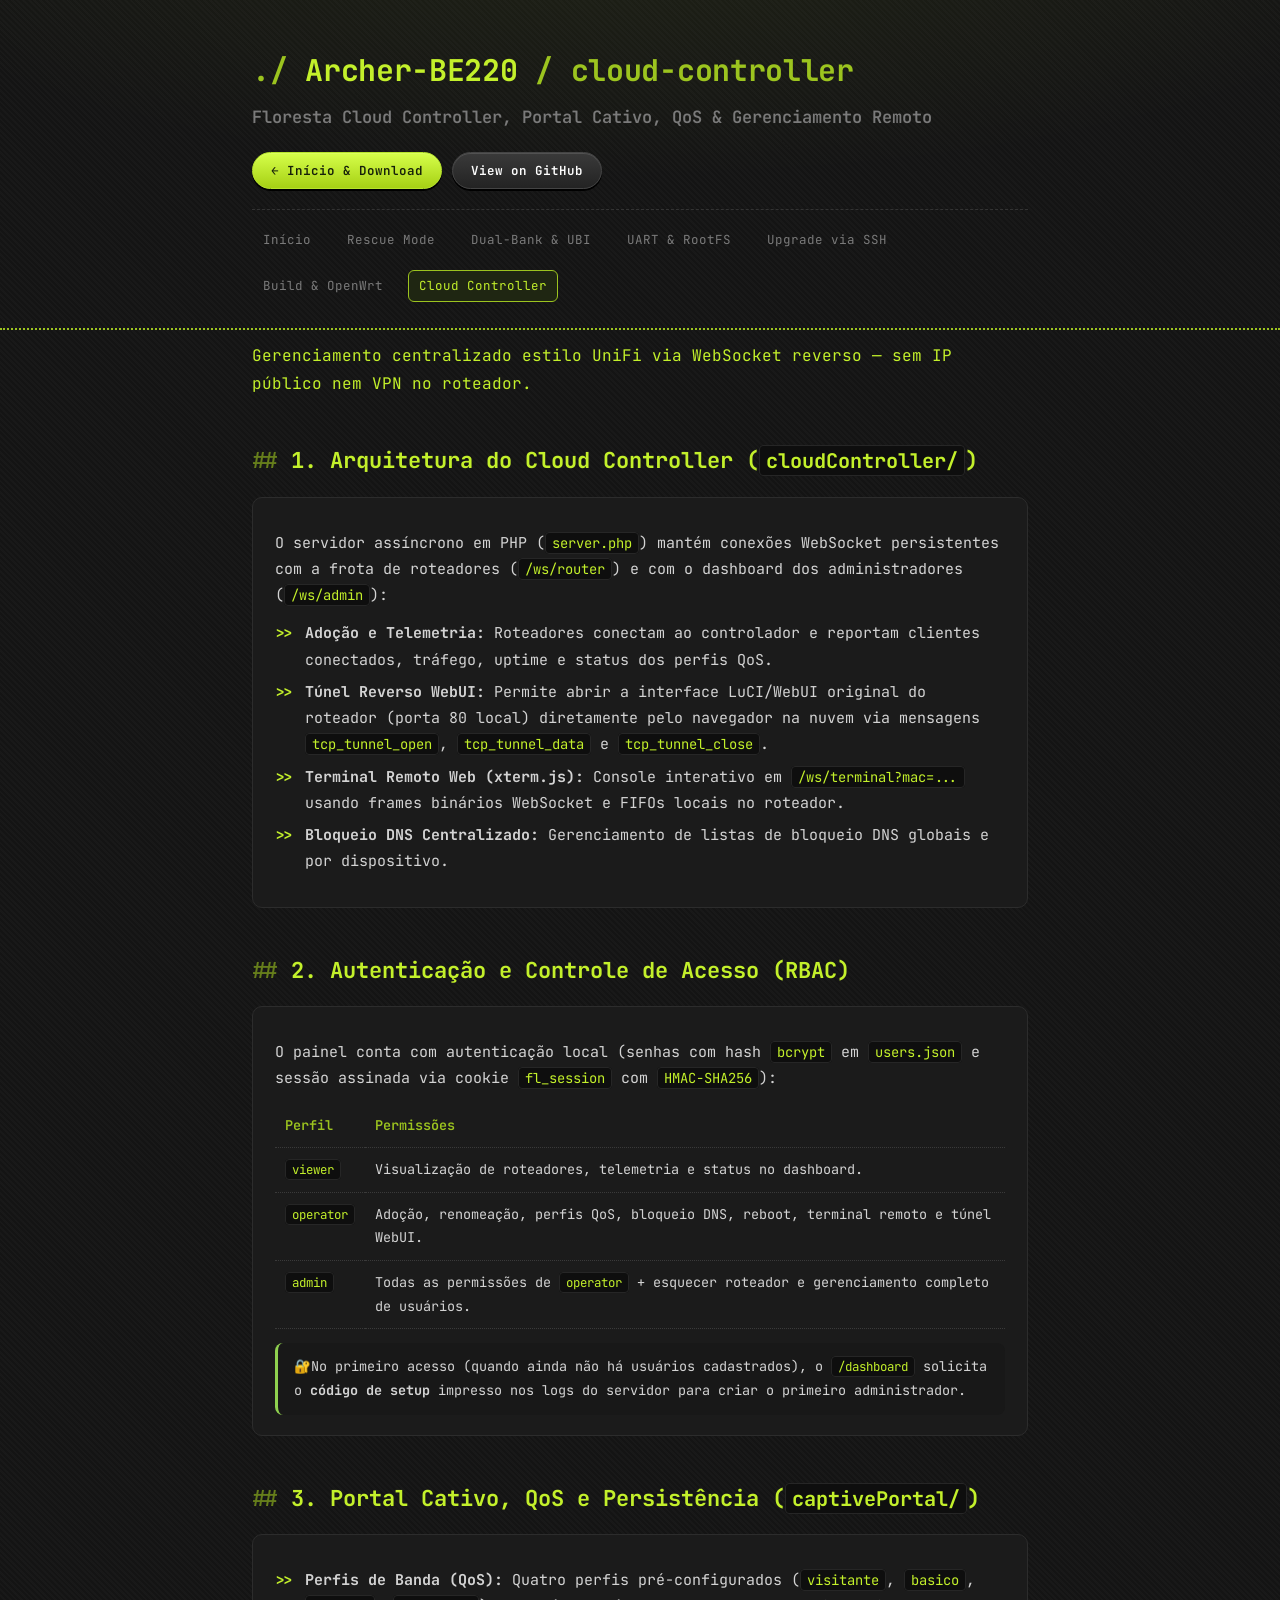
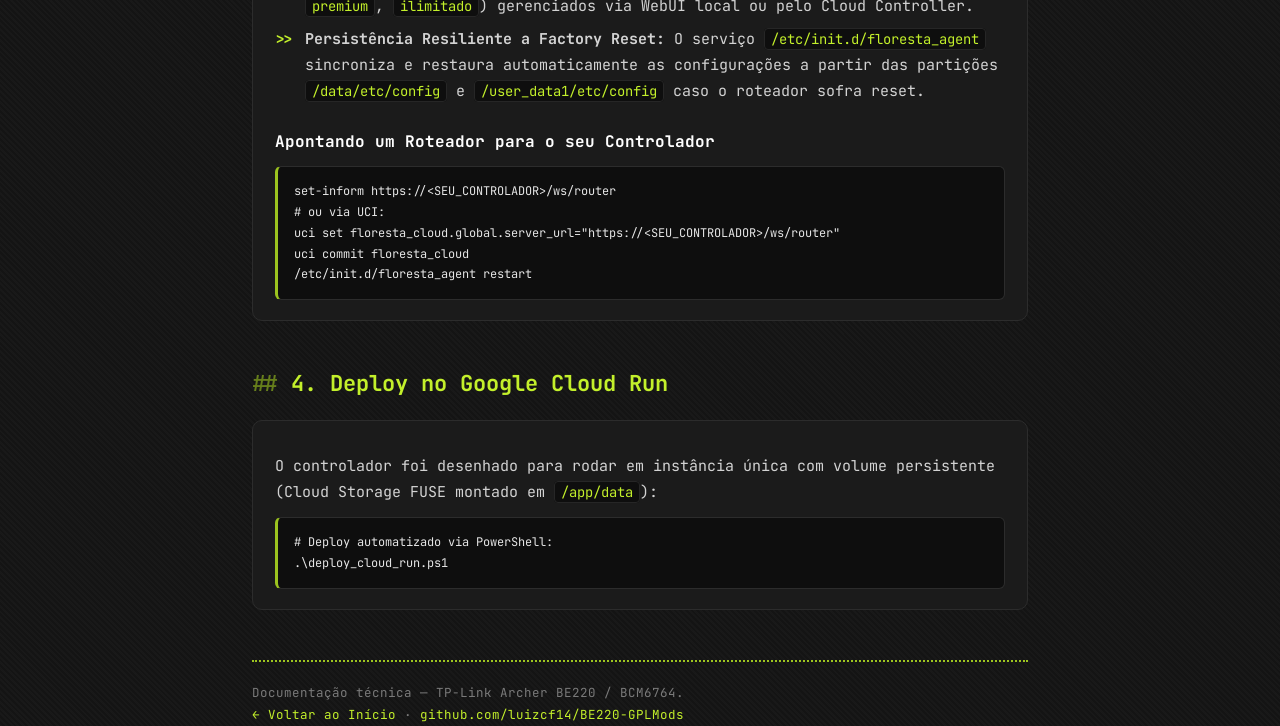
<file: docs/cloud-controller.html>
<!DOCTYPE html>
<html lang="pt-BR">
<head>
<meta charset="utf-8">
<meta name="viewport" content="width=device-width, initial-scale=1">
<title>Floresta Cloud Controller &amp; Portal Cativo — TP-Link Archer BE220</title>
<meta name="description" content="Arquitetura do controlador em nuvem (WebSocket, túnel reverso WebUI, terminal remoto xterm.js, RBAC) e portal cativo com QoS para o TP-Link Archer BE220.">
<link rel="preconnect" href="https://fonts.googleapis.com">
<link rel="preconnect" href="https://fonts.gstatic.com" crossorigin>
<link href="https://fonts.googleapis.com/css2?family=Inter:wght@400;500;600;700;800&family=JetBrains+Mono:wght@400;500&display=swap" rel="stylesheet">
<style>
:root{
  --bg:#141414; --panel:#1b1b1b; --line:#2c2c2c; --text:#d3d3d3; --muted:#7a7a7a;
  --lime:#c3f02b; --lime2:#9cc41f; --warn:#e8c14d; --bad:#e36b5b; --ok:#8fd14f;
}
*{box-sizing:border-box}
html{scroll-behavior:smooth}
body{margin:0;color:var(--text);font:15px/1.75 'JetBrains Mono','Inconsolata',ui-monospace,Menlo,Consolas,monospace;
  background-color:var(--bg);
  background-image:repeating-linear-gradient(45deg,rgba(255,255,255,.018) 0 2px,transparent 2px 4px),
                   radial-gradient(1200px 400px at 50% -100px,rgba(195,240,43,.07),transparent 70%)}
a{color:var(--lime);text-decoration:none} a:hover{text-decoration:underline}
.wrap{max-width:820px;margin:0 auto;padding:0 22px}
header.top{padding:44px 0 26px;border-bottom:2px dotted var(--lime2)}
.logo{font-size:30px;font-weight:700;color:var(--lime);margin:0;letter-spacing:-.01em}
.logo i{font-style:normal;color:var(--lime2)}
.tag{margin:6px 0 20px;color:var(--muted);font-size:17px;font-weight:600}
.btns{display:flex;gap:10px;flex-wrap:wrap}
.btn{display:inline-flex;align-items:center;gap:8px;padding:9px 18px;border-radius:999px;font:600 12.5px 'JetBrains Mono',monospace;
  color:#fff;background:linear-gradient(#3a3a3a,#232323);border:1px solid #444;box-shadow:0 2px 0 #000,inset 0 1px 0 rgba(255,255,255,.12);transition:.15s}
.btn:hover{text-decoration:none;color:var(--lime);transform:translateY(-1px)}
.btn.main{background:linear-gradient(#d6ff4a,#a6d014);color:#16200a;border-color:#b6e32b}
.btn.main:hover{color:#000}
nav.docs-nav{margin-top:20px;padding-top:14px;border-top:1px dashed #333;display:flex;gap:14px;flex-wrap:wrap;font-size:12.5px}
nav.docs-nav a{color:var(--muted);padding:4px 10px;border-radius:6px;border:1px solid transparent}
nav.docs-nav a:hover{color:var(--lime);border-color:#333;text-decoration:none}
nav.docs-nav a.active{color:var(--lime);background:#1f2612;border-color:var(--lime2)}
main{padding:34px 0 70px}
h2{font-size:22px;color:var(--lime);margin:44px 0 6px;font-weight:700}
h2::before{content:"## ";color:var(--lime2);opacity:.6}
h3{font-size:16px;color:#fff;margin:24px 0 6px}
p{margin:12px 0}
.lead{color:var(--lime);font-size:16px}
.card{background:var(--panel);border:1px solid var(--line);border-radius:10px;padding:20px 22px;margin-top:16px}
ul.arrows,.steps{list-style:none;margin:12px 0;padding:0}
ul.arrows li{position:relative;padding-left:30px;margin:6px 0}
ul.arrows li::before,.steps>li::before{content:">>";position:absolute;left:0;color:var(--lime);font-weight:700}
pre{margin:10px 0 0;padding:14px 16px;background:#0e0e0e;border:1px solid var(--line);border-left:3px solid var(--lime2);border-radius:6px;overflow:auto;
  font:13px/1.6 'JetBrains Mono',monospace;color:#e5e5e5}
code{font-family:inherit;font-size:.92em;color:var(--lime);background:#0e0e0e;padding:1px 6px;border-radius:4px;border:1px solid #262626}
pre code{background:none;border:0;padding:0;color:inherit}
.note{padding:12px 16px;border-radius:8px;margin-top:14px;font-size:13.5px;border-left:3px solid;background:#181818}
.note.warn{border-color:var(--warn)} .note.bad{border-color:var(--bad)} .note.ok{border-color:var(--ok)}
table{width:100%;border-collapse:collapse;margin-top:8px;font-size:13.5px}
td,th{text-align:left;padding:10px 10px;border-bottom:1px dotted #3a3a3a;vertical-align:top}
th{color:var(--lime2);font-weight:600}
footer{margin-top:50px;padding-top:20px;border-top:2px dotted var(--lime2);color:var(--muted);font-size:12.5px}
</style>
</head>
<body>
<header class="top"><div class="wrap">
  <h1 class="logo"><i>./</i> Archer-BE220 <i>/ cloud-controller</i></h1>
  <p class="tag">Floresta Cloud Controller, Portal Cativo, QoS &amp; Gerenciamento Remoto</p>
  <div class="btns">
    <a class="btn main" href="index.html">← Início &amp; Download</a>
    <a class="btn" href="https://github.com/luizcf14/BE220-GPLMods">View on GitHub</a>
  </div>
  <nav class="docs-nav">
    <a href="index.html">Início</a>
    <a href="rescue-mode.html">Rescue Mode</a>
    <a href="dual-bank.html">Dual-Bank &amp; UBI</a>
    <a href="uart-unlock.html">UART &amp; RootFS</a>
    <a href="ssh-upgrade.html">Upgrade via SSH</a>
    <a href="build-system.html">Build &amp; OpenWrt</a>
    <a href="cloud-controller.html" class="active">Cloud Controller</a>
  </nav>
</div></header>

<main class="wrap">
<p class="lead">Gerenciamento centralizado estilo UniFi via WebSocket reverso — sem IP público nem VPN no roteador.</p>

<section id="arquitetura">
  <h2>1. Arquitetura do Cloud Controller (<code>cloudController/</code>)</h2>
  <div class="card">
    <p>O servidor assíncrono em PHP (<code>server.php</code>) mantém conexões WebSocket persistentes com a frota de roteadores (<code>/ws/router</code>) e com o dashboard dos administradores (<code>/ws/admin</code>):</p>
    <ul class="arrows">
      <li><b>Adoção e Telemetria:</b> Roteadores conectam ao controlador e reportam clientes conectados, tráfego, uptime e status dos perfis QoS.</li>
      <li><b>Túnel Reverso WebUI:</b> Permite abrir a interface LuCI/WebUI original do roteador (porta 80 local) diretamente pelo navegador na nuvem via mensagens <code>tcp_tunnel_open</code>, <code>tcp_tunnel_data</code> e <code>tcp_tunnel_close</code>.</li>
      <li><b>Terminal Remoto Web (xterm.js):</b> Console interativo em <code>/ws/terminal?mac=...</code> usando frames binários WebSocket e FIFOs locais no roteador.</li>
      <li><b>Bloqueio DNS Centralizado:</b> Gerenciamento de listas de bloqueio DNS globais e por dispositivo.</li>
    </ul>
  </div>
</section>

<section id="rbac">
  <h2>2. Autenticação e Controle de Acesso (RBAC)</h2>
  <div class="card">
    <p>O painel conta com autenticação local (senhas com hash <code>bcrypt</code> em <code>users.json</code> e sessão assinada via cookie <code>fl_session</code> com <code>HMAC-SHA256</code>):</p>
    <table>
      <tr><th>Perfil</th><th>Permissões</th></tr>
      <tr><td><code>viewer</code></td><td>Visualização de roteadores, telemetria e status no dashboard.</td></tr>
      <tr><td><code>operator</code></td><td>Adoção, renomeação, perfis QoS, bloqueio DNS, reboot, terminal remoto e túnel WebUI.</td></tr>
      <tr><td><code>admin</code></td><td>Todas as permissões de <code>operator</code> + esquecer roteador e gerenciamento completo de usuários.</td></tr>
    </table>
    <div class="note ok"><span>🔐</span><span>No primeiro acesso (quando ainda não há usuários cadastrados), o <code>/dashboard</code> solicita o <b>código de setup</b> impresso nos logs do servidor para criar o primeiro administrador.</span></div>
  </div>
</section>

<section id="captive-portal">
  <h2>3. Portal Cativo, QoS e Persistência (<code>captivePortal/</code>)</h2>
  <div class="card">
    <ul class="arrows">
      <li><b>Perfis de Banda (QoS):</b> Quatro perfis pré-configurados (<code>visitante</code>, <code>basico</code>, <code>premium</code>, <code>ilimitado</code>) gerenciados via WebUI local ou pelo Cloud Controller.</li>
      <li><b>Persistência Resiliente a Factory Reset:</b> O serviço <code>/etc/init.d/floresta_agent</code> sincroniza e restaura automaticamente as configurações a partir das partições <code>/data/etc/config</code> e <code>/user_data1/etc/config</code> caso o roteador sofra reset.</li>
    </ul>
    <h3>Apontando um Roteador para o seu Controlador</h3>
<pre><code>set-inform https://&lt;SEU_CONTROLADOR&gt;/ws/router
# ou via UCI:
uci set floresta_cloud.global.server_url="https://&lt;SEU_CONTROLADOR&gt;/ws/router"
uci commit floresta_cloud
/etc/init.d/floresta_agent restart</code></pre>
  </div>
</section>

<section id="deploy">
  <h2>4. Deploy no Google Cloud Run</h2>
  <div class="card">
    <p>O controlador foi desenhado para rodar em instância única com volume persistente (Cloud Storage FUSE montado em <code>/app/data</code>):</p>
<pre><code># Deploy automatizado via PowerShell:
.\deploy_cloud_run.ps1</code></pre>
  </div>
</section>

<footer>
  Documentação técnica — TP-Link Archer BE220 / BCM6764.<br>
  <a href="index.html">← Voltar ao Início</a> · <a href="https://github.com/luizcf14/BE220-GPLMods">github.com/luizcf14/BE220-GPLMods</a>
</footer>
</main>
</body>
</html>
</file>
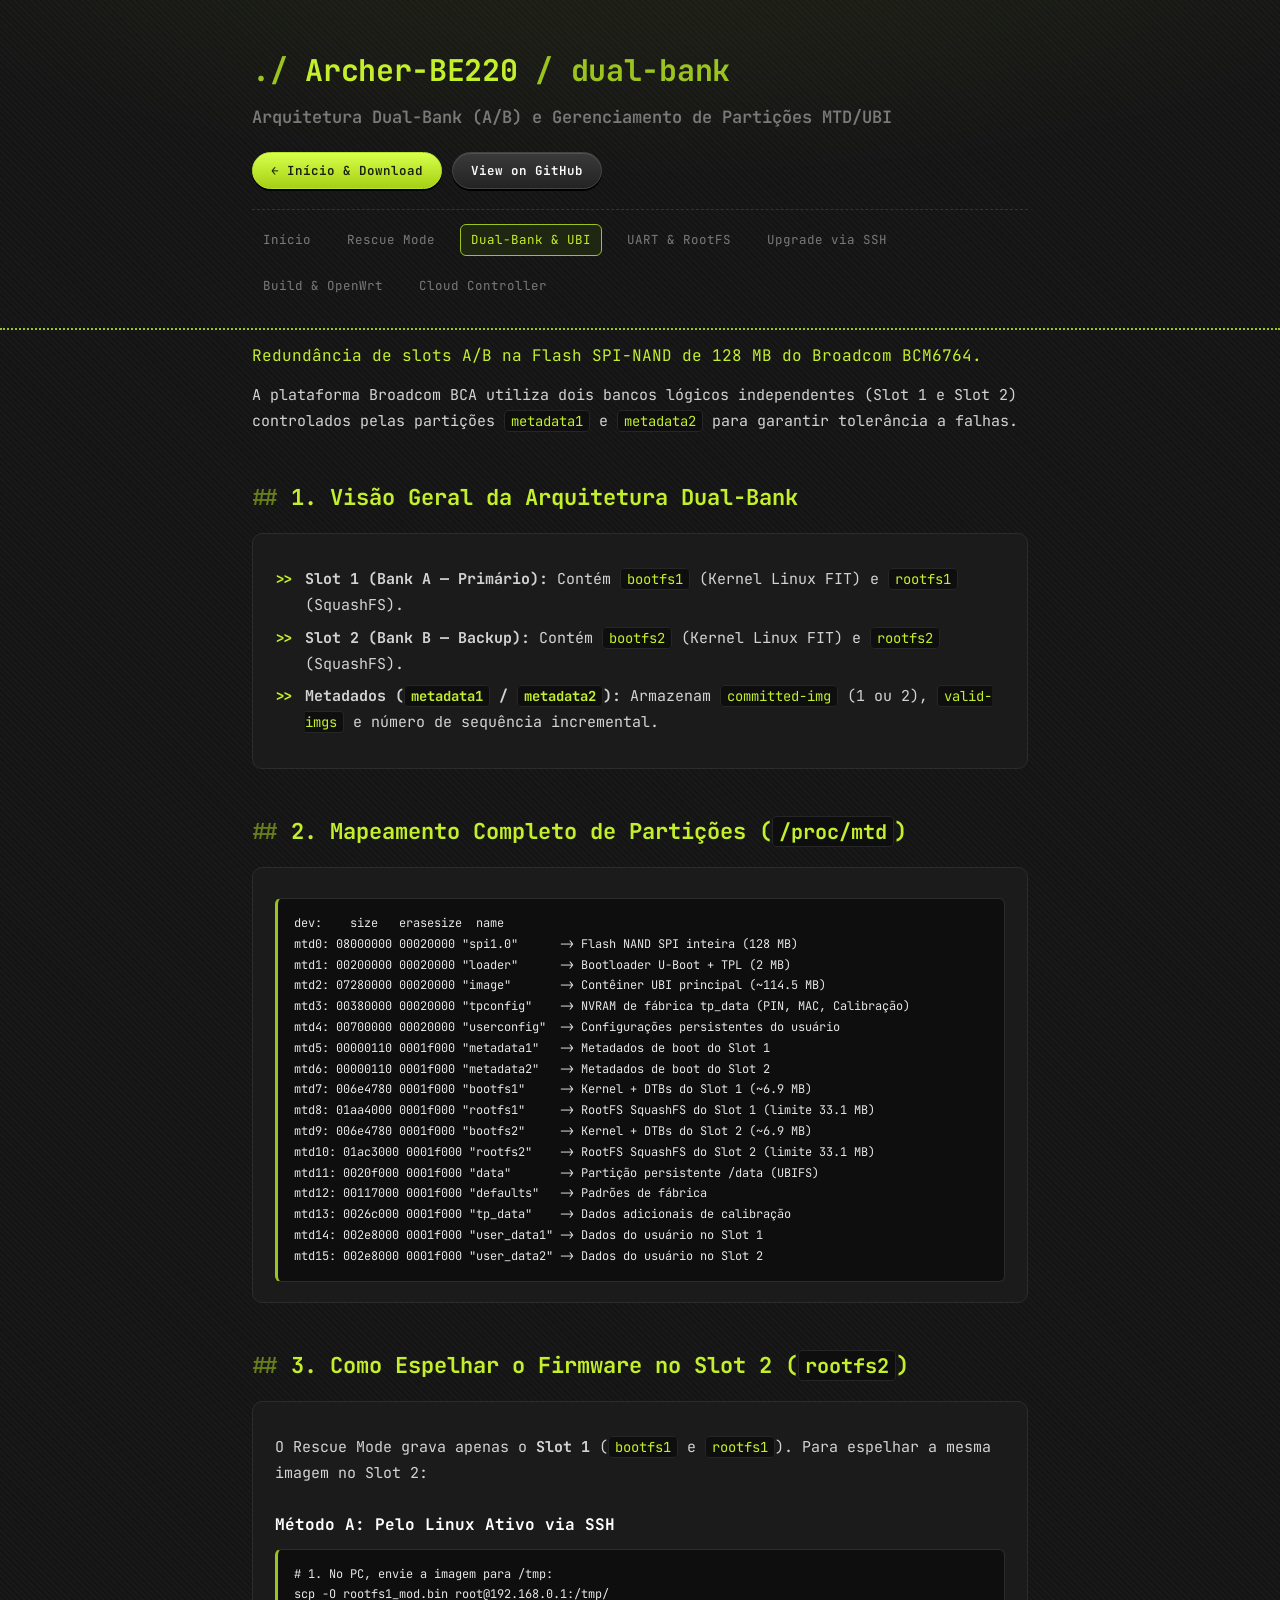
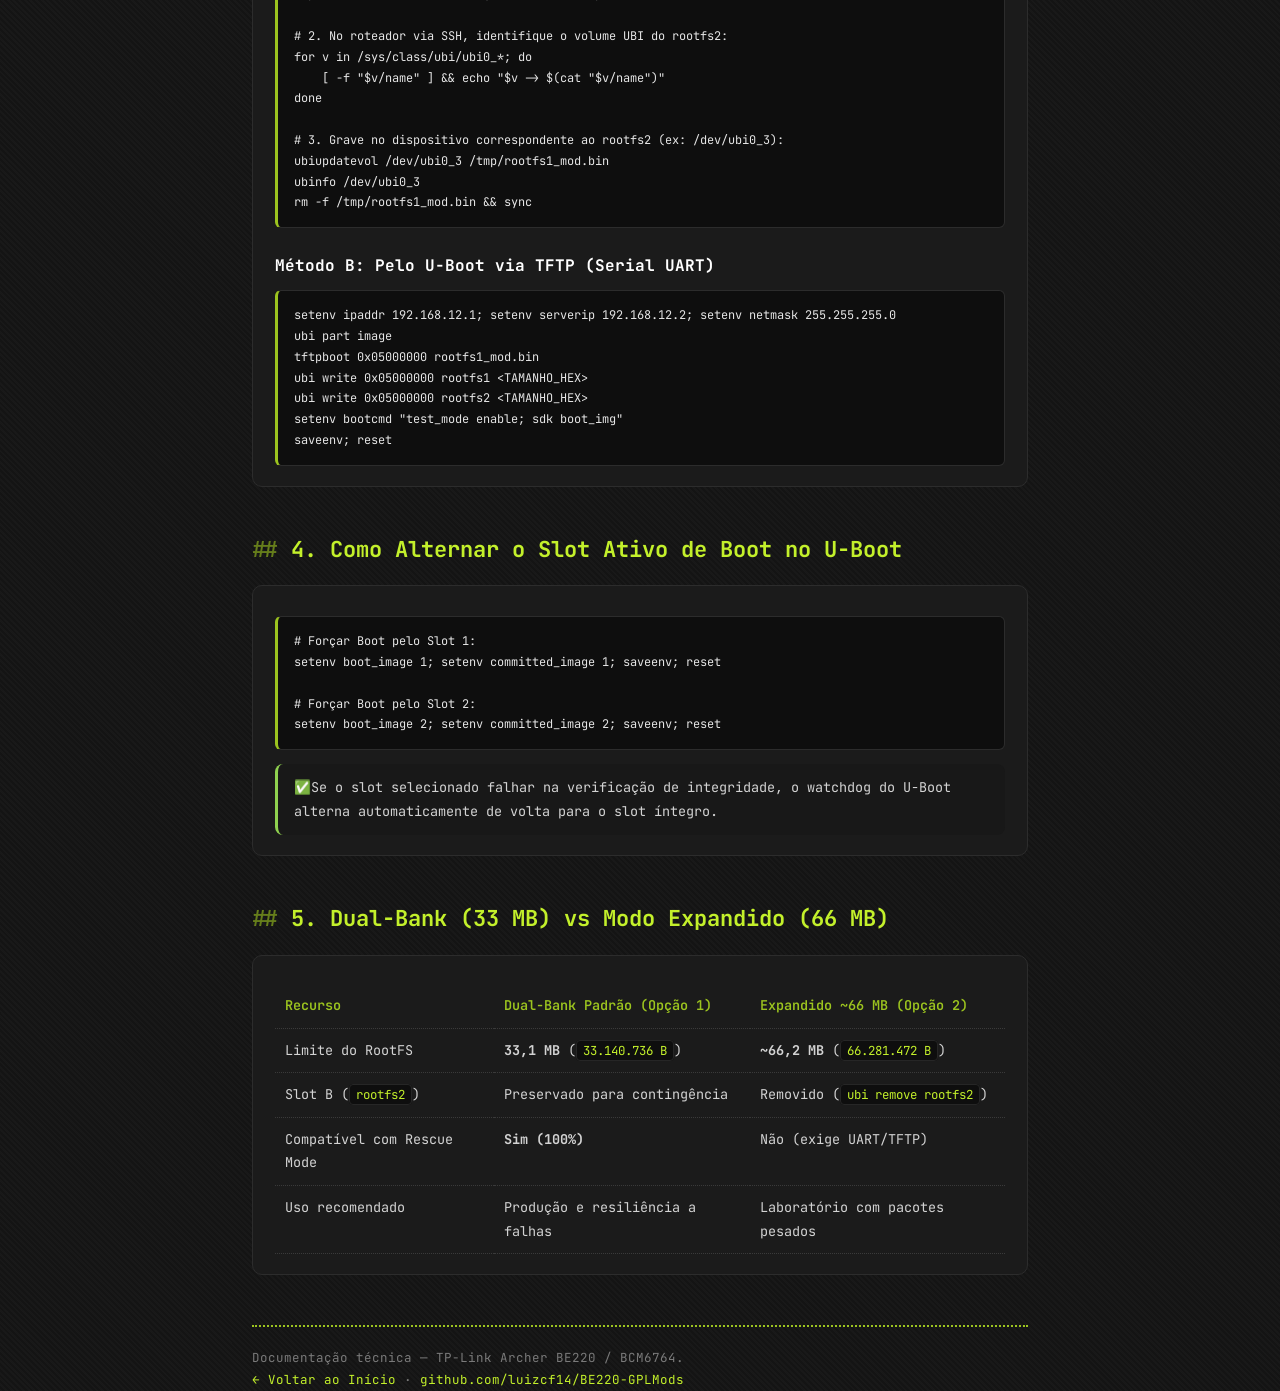
<file: docs/dual-bank.html>
<!DOCTYPE html>
<html lang="pt-BR">
<head>
<meta charset="utf-8">
<meta name="viewport" content="width=device-width, initial-scale=1">
<title>Arquitetura Dual-Bank (A/B) e Partições MTD/UBI — TP-Link Archer BE220</title>
<meta name="description" content="Funcionamento da arquitetura Dual-Bank (Slots A e B), mapeamento de partições NAND/UBI e espelhamento de rootfs1/rootfs2 no Archer BE220.">
<link rel="preconnect" href="https://fonts.googleapis.com">
<link rel="preconnect" href="https://fonts.gstatic.com" crossorigin>
<link href="https://fonts.googleapis.com/css2?family=Inter:wght@400;500;600;700;800&family=JetBrains+Mono:wght@400;500&display=swap" rel="stylesheet">
<style>
:root{
  --bg:#141414; --panel:#1b1b1b; --line:#2c2c2c; --text:#d3d3d3; --muted:#7a7a7a;
  --lime:#c3f02b; --lime2:#9cc41f; --warn:#e8c14d; --bad:#e36b5b; --ok:#8fd14f;
}
*{box-sizing:border-box}
html{scroll-behavior:smooth}
body{margin:0;color:var(--text);font:15px/1.75 'JetBrains Mono','Inconsolata',ui-monospace,Menlo,Consolas,monospace;
  background-color:var(--bg);
  background-image:repeating-linear-gradient(45deg,rgba(255,255,255,.018) 0 2px,transparent 2px 4px),
                   radial-gradient(1200px 400px at 50% -100px,rgba(195,240,43,.07),transparent 70%)}
a{color:var(--lime);text-decoration:none} a:hover{text-decoration:underline}
.wrap{max-width:820px;margin:0 auto;padding:0 22px}
header.top{padding:44px 0 26px;border-bottom:2px dotted var(--lime2)}
.logo{font-size:30px;font-weight:700;color:var(--lime);margin:0;letter-spacing:-.01em}
.logo i{font-style:normal;color:var(--lime2)}
.tag{margin:6px 0 20px;color:var(--muted);font-size:17px;font-weight:600}
.btns{display:flex;gap:10px;flex-wrap:wrap}
.btn{display:inline-flex;align-items:center;gap:8px;padding:9px 18px;border-radius:999px;font:600 12.5px 'JetBrains Mono',monospace;
  color:#fff;background:linear-gradient(#3a3a3a,#232323);border:1px solid #444;box-shadow:0 2px 0 #000,inset 0 1px 0 rgba(255,255,255,.12);transition:.15s}
.btn:hover{text-decoration:none;color:var(--lime);transform:translateY(-1px)}
.btn.main{background:linear-gradient(#d6ff4a,#a6d014);color:#16200a;border-color:#b6e32b}
.btn.main:hover{color:#000}
nav.docs-nav{margin-top:20px;padding-top:14px;border-top:1px dashed #333;display:flex;gap:14px;flex-wrap:wrap;font-size:12.5px}
nav.docs-nav a{color:var(--muted);padding:4px 10px;border-radius:6px;border:1px solid transparent}
nav.docs-nav a:hover{color:var(--lime);border-color:#333;text-decoration:none}
nav.docs-nav a.active{color:var(--lime);background:#1f2612;border-color:var(--lime2)}
main{padding:34px 0 70px}
h2{font-size:22px;color:var(--lime);margin:44px 0 6px;font-weight:700}
h2::before{content:"## ";color:var(--lime2);opacity:.6}
h3{font-size:16px;color:#fff;margin:24px 0 6px}
p{margin:12px 0}
.lead{color:var(--lime);font-size:16px}
.card{background:var(--panel);border:1px solid var(--line);border-radius:10px;padding:20px 22px;margin-top:16px}
ul.arrows,.steps{list-style:none;margin:12px 0;padding:0}
ul.arrows li{position:relative;padding-left:30px;margin:6px 0}
ul.arrows li::before,.steps>li::before{content:">>";position:absolute;left:0;color:var(--lime);font-weight:700}
.steps{counter-reset:s}
.steps>li{counter-increment:s;position:relative;padding:2px 0 16px 46px}
.steps>li::before{content:counter(s,decimal-leading-zero);top:2px}
pre{margin:10px 0 0;padding:14px 16px;background:#0e0e0e;border:1px solid var(--line);border-left:3px solid var(--lime2);border-radius:6px;overflow:auto;
  font:13px/1.6 'JetBrains Mono',monospace;color:#e5e5e5}
code{font-family:inherit;font-size:.92em;color:var(--lime);background:#0e0e0e;padding:1px 6px;border-radius:4px;border:1px solid #262626}
pre code{background:none;border:0;padding:0;color:inherit}
.note{padding:12px 16px;border-radius:8px;margin-top:14px;font-size:13.5px;border-left:3px solid;background:#181818}
.note.warn{border-color:var(--warn)} .note.bad{border-color:var(--bad)} .note.ok{border-color:var(--ok)}
table{width:100%;border-collapse:collapse;margin-top:8px;font-size:13.5px}
td,th{text-align:left;padding:10px 10px;border-bottom:1px dotted #3a3a3a;vertical-align:top}
th{color:var(--lime2);font-weight:600}
footer{margin-top:50px;padding-top:20px;border-top:2px dotted var(--lime2);color:var(--muted);font-size:12.5px}
</style>
</head>
<body>
<header class="top"><div class="wrap">
  <h1 class="logo"><i>./</i> Archer-BE220 <i>/ dual-bank</i></h1>
  <p class="tag">Arquitetura Dual-Bank (A/B) e Gerenciamento de Partições MTD/UBI</p>
  <div class="btns">
    <a class="btn main" href="index.html">← Início &amp; Download</a>
    <a class="btn" href="https://github.com/luizcf14/BE220-GPLMods">View on GitHub</a>
  </div>
  <nav class="docs-nav">
    <a href="index.html">Início</a>
    <a href="rescue-mode.html">Rescue Mode</a>
    <a href="dual-bank.html" class="active">Dual-Bank &amp; UBI</a>
    <a href="uart-unlock.html">UART &amp; RootFS</a>
    <a href="ssh-upgrade.html">Upgrade via SSH</a>
    <a href="build-system.html">Build &amp; OpenWrt</a>
    <a href="cloud-controller.html">Cloud Controller</a>
  </nav>
</div></header>

<main class="wrap">
<p class="lead">Redundância de slots A/B na Flash SPI-NAND de 128 MB do Broadcom BCM6764.</p>
<p>A plataforma Broadcom BCA utiliza dois bancos lógicos independentes (Slot 1 e Slot 2) controlados pelas partições <code>metadata1</code> e <code>metadata2</code> para garantir tolerância a falhas.</p>

<section id="visao-geral">
  <h2>1. Visão Geral da Arquitetura Dual-Bank</h2>
  <div class="card">
    <ul class="arrows">
      <li><b>Slot 1 (Bank A — Primário):</b> Contém <code>bootfs1</code> (Kernel Linux FIT) e <code>rootfs1</code> (SquashFS).</li>
      <li><b>Slot 2 (Bank B — Backup):</b> Contém <code>bootfs2</code> (Kernel Linux FIT) e <code>rootfs2</code> (SquashFS).</li>
      <li><b>Metadados (<code>metadata1</code> / <code>metadata2</code>):</b> Armazenam <code>committed-img</code> (1 ou 2), <code>valid-imgs</code> e número de sequência incremental.</li>
    </ul>
  </div>
</section>

<section id="mtd">
  <h2>2. Mapeamento Completo de Partições (<code>/proc/mtd</code>)</h2>
  <div class="card">
<pre><code>dev:    size   erasesize  name
mtd0: 08000000 00020000 "spi1.0"      -> Flash NAND SPI inteira (128 MB)
mtd1: 00200000 00020000 "loader"      -> Bootloader U-Boot + TPL (2 MB)
mtd2: 07280000 00020000 "image"       -> Contêiner UBI principal (~114.5 MB)
mtd3: 00380000 00020000 "tpconfig"    -> NVRAM de fábrica tp_data (PIN, MAC, Calibração)
mtd4: 00700000 00020000 "userconfig"  -> Configurações persistentes do usuário
mtd5: 00000110 0001f000 "metadata1"   -> Metadados de boot do Slot 1
mtd6: 00000110 0001f000 "metadata2"   -> Metadados de boot do Slot 2
mtd7: 006e4780 0001f000 "bootfs1"     -> Kernel + DTBs do Slot 1 (~6.9 MB)
mtd8: 01aa4000 0001f000 "rootfs1"     -> RootFS SquashFS do Slot 1 (limite 33.1 MB)
mtd9: 006e4780 0001f000 "bootfs2"     -> Kernel + DTBs do Slot 2 (~6.9 MB)
mtd10: 01ac3000 0001f000 "rootfs2"    -> RootFS SquashFS do Slot 2 (limite 33.1 MB)
mtd11: 0020f000 0001f000 "data"       -> Partição persistente /data (UBIFS)
mtd12: 00117000 0001f000 "defaults"   -> Padrões de fábrica
mtd13: 0026c000 0001f000 "tp_data"    -> Dados adicionais de calibração
mtd14: 002e8000 0001f000 "user_data1" -> Dados do usuário no Slot 1
mtd15: 002e8000 0001f000 "user_data2" -> Dados do usuário no Slot 2</code></pre>
  </div>
</section>

<section id="espelhar">
  <h2>3. Como Espelhar o Firmware no Slot 2 (<code>rootfs2</code>)</h2>
  <div class="card">
    <p>O Rescue Mode grava apenas o <b>Slot 1</b> (<code>bootfs1</code> e <code>rootfs1</code>). Para espelhar a mesma imagem no Slot 2:</p>
    <h3>Método A: Pelo Linux Ativo via SSH</h3>
<pre><code># 1. No PC, envie a imagem para /tmp:
scp -O rootfs1_mod.bin root@192.168.0.1:/tmp/

# 2. No roteador via SSH, identifique o volume UBI do rootfs2:
for v in /sys/class/ubi/ubi0_*; do
    [ -f "$v/name" ] &amp;&amp; echo "$v -&gt; $(cat "$v/name")"
done

# 3. Grave no dispositivo correspondente ao rootfs2 (ex: /dev/ubi0_3):
ubiupdatevol /dev/ubi0_3 /tmp/rootfs1_mod.bin
ubinfo /dev/ubi0_3
rm -f /tmp/rootfs1_mod.bin &amp;&amp; sync</code></pre>

    <h3>Método B: Pelo U-Boot via TFTP (Serial UART)</h3>
<pre><code>setenv ipaddr 192.168.12.1; setenv serverip 192.168.12.2; setenv netmask 255.255.255.0
ubi part image
tftpboot 0x05000000 rootfs1_mod.bin
ubi write 0x05000000 rootfs1 &lt;TAMANHO_HEX&gt;
ubi write 0x05000000 rootfs2 &lt;TAMANHO_HEX&gt;
setenv bootcmd "test_mode enable; sdk boot_img"
saveenv; reset</code></pre>
  </div>
</section>

<section id="alternar">
  <h2>4. Como Alternar o Slot Ativo de Boot no U-Boot</h2>
  <div class="card">
<pre><code># Forçar Boot pelo Slot 1:
setenv boot_image 1; setenv committed_image 1; saveenv; reset

# Forçar Boot pelo Slot 2:
setenv boot_image 2; setenv committed_image 2; saveenv; reset</code></pre>
    <div class="note ok"><span>✅</span><span>Se o slot selecionado falhar na verificação de integridade, o watchdog do U-Boot alterna automaticamente de volta para o slot íntegro.</span></div>
  </div>
</section>

<section id="comparativo">
  <h2>5. Dual-Bank (33 MB) vs Modo Expandido (66 MB)</h2>
  <div class="card">
    <table>
      <tr><th>Recurso</th><th>Dual-Bank Padrão (Opção 1)</th><th>Expandido ~66 MB (Opção 2)</th></tr>
      <tr><td>Limite do RootFS</td><td><b>33,1 MB</b> (<code>33.140.736 B</code>)</td><td><b>~66,2 MB</b> (<code>66.281.472 B</code>)</td></tr>
      <tr><td>Slot B (<code>rootfs2</code>)</td><td>Preservado para contingência</td><td>Removido (<code>ubi remove rootfs2</code>)</td></tr>
      <tr><td>Compatível com Rescue Mode</td><td><b>Sim (100%)</b></td><td>Não (exige UART/TFTP)</td></tr>
      <tr><td>Uso recomendado</td><td>Produção e resiliência a falhas</td><td>Laboratório com pacotes pesados</td></tr>
    </table>
  </div>
</section>

<footer>
  Documentação técnica — TP-Link Archer BE220 / BCM6764.<br>
  <a href="index.html">← Voltar ao Início</a> · <a href="https://github.com/luizcf14/BE220-GPLMods">github.com/luizcf14/BE220-GPLMods</a>
</footer>
</main>
</body>
</html>
</file>
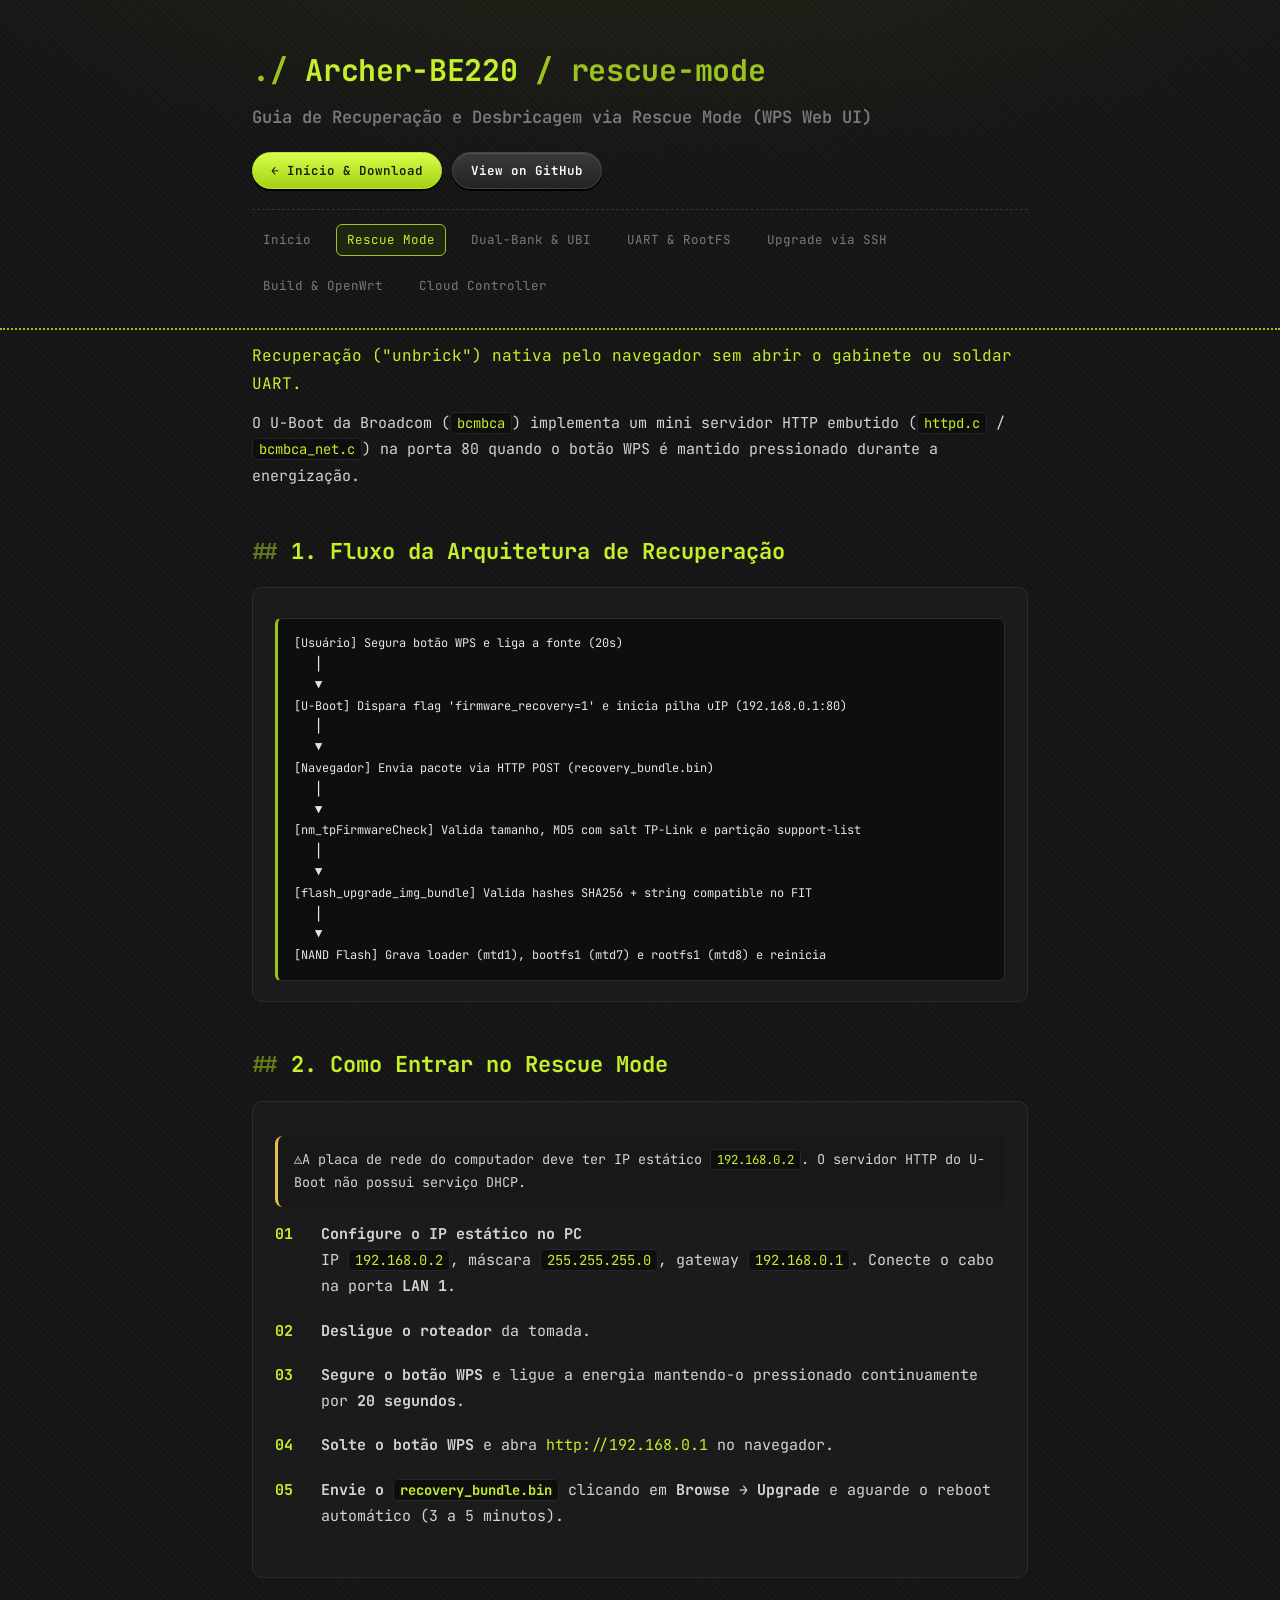
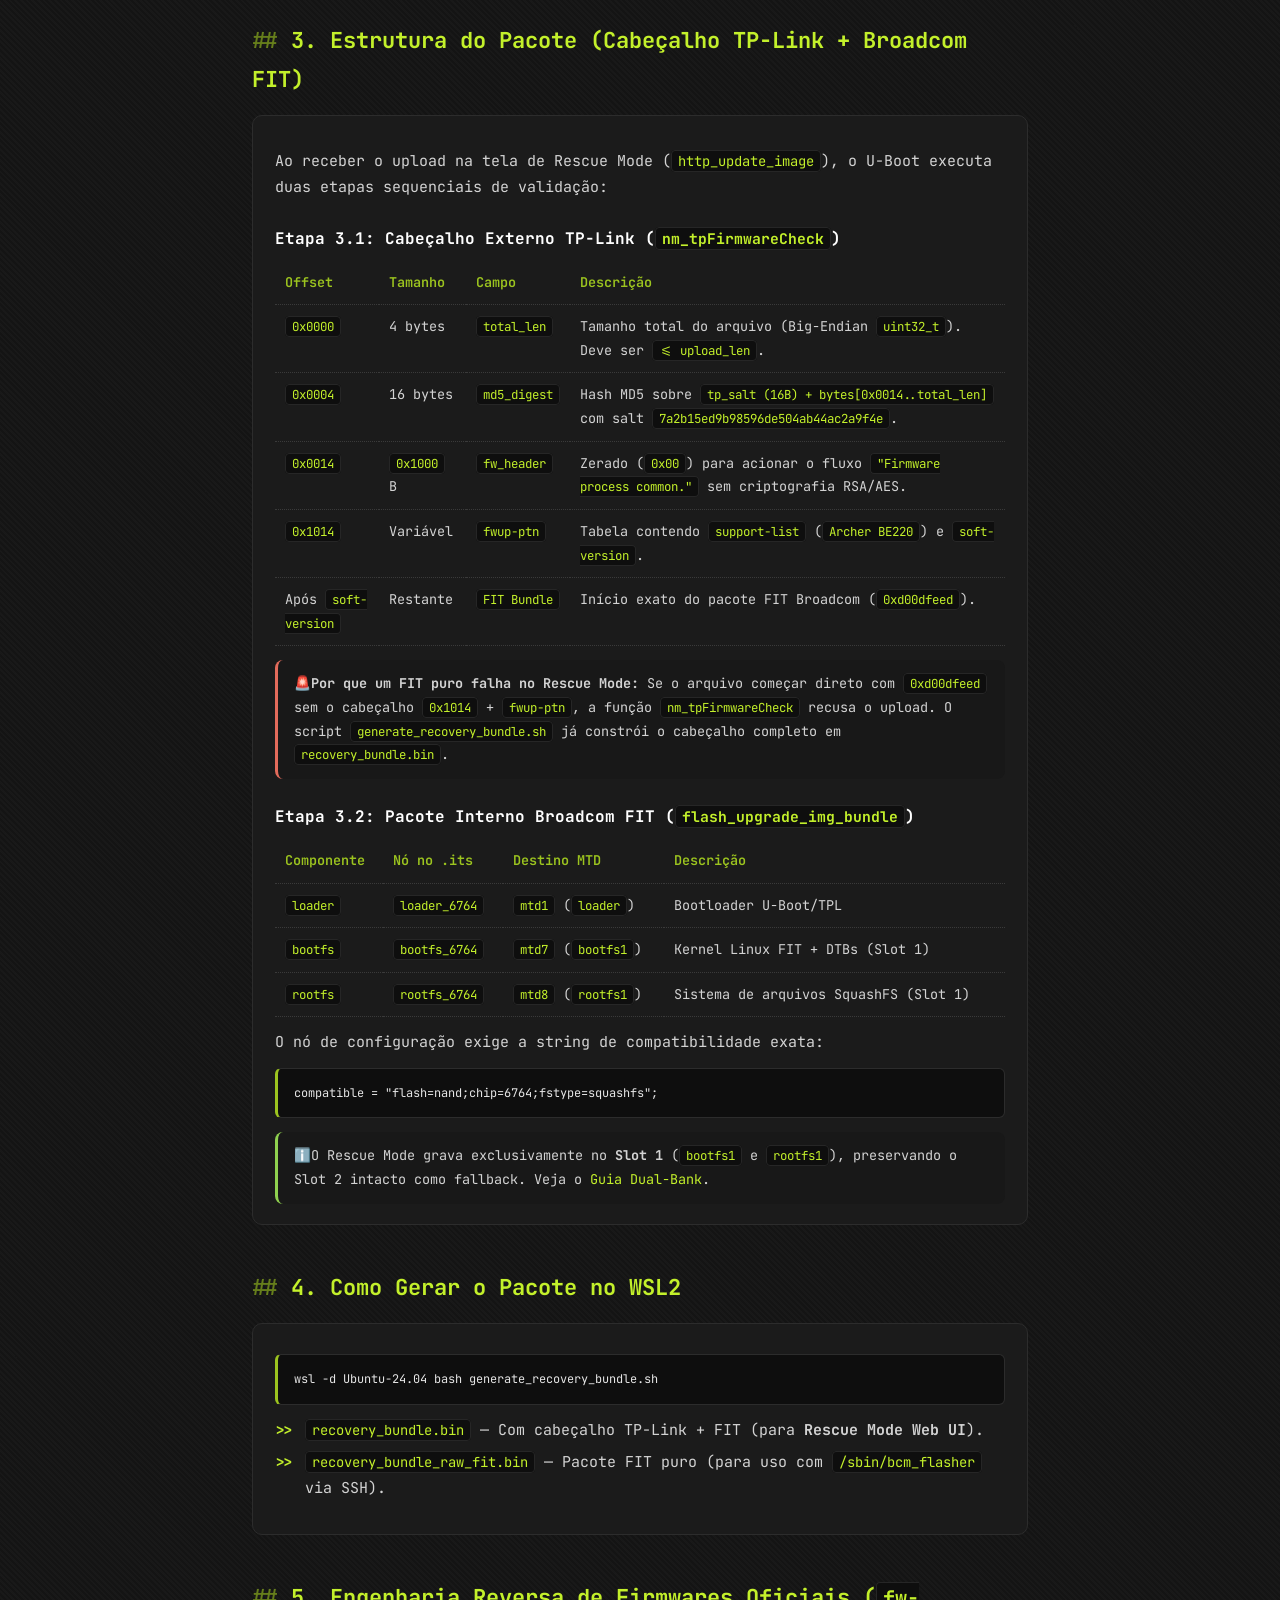
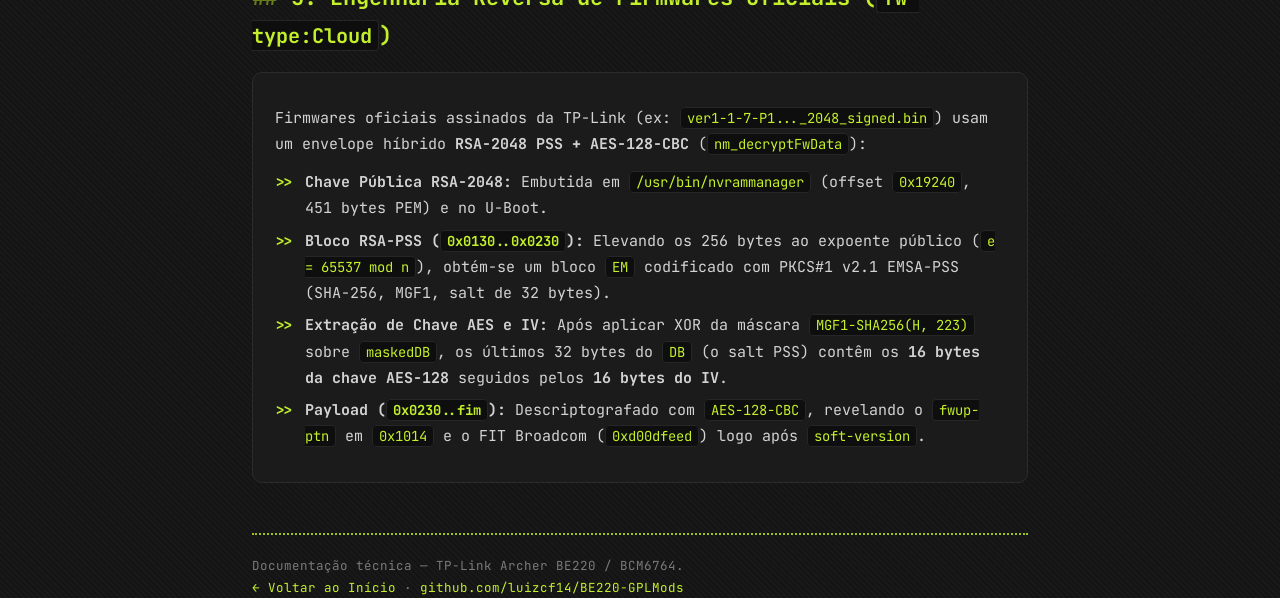
<file: docs/rescue-mode.html>
<!DOCTYPE html>
<html lang="pt-BR">
<head>
<meta charset="utf-8">
<meta name="viewport" content="width=device-width, initial-scale=1">
<title>Guia de Rescue Mode (WPS Web UI) — TP-Link Archer BE220</title>
<meta name="description" content="Procedimento completo de recuperação (unbrick) via Rescue Mode HTTP do U-Boot, estrutura do cabeçalho TP-Link + FIT e descriptografia de firmwares oficiais.">
<link rel="preconnect" href="https://fonts.googleapis.com">
<link rel="preconnect" href="https://fonts.gstatic.com" crossorigin>
<link href="https://fonts.googleapis.com/css2?family=Inter:wght@400;500;600;700;800&family=JetBrains+Mono:wght@400;500&display=swap" rel="stylesheet">
<style>
:root{
  --bg:#141414; --panel:#1b1b1b; --line:#2c2c2c; --text:#d3d3d3; --muted:#7a7a7a;
  --lime:#c3f02b; --lime2:#9cc41f; --warn:#e8c14d; --bad:#e36b5b; --ok:#8fd14f;
}
*{box-sizing:border-box}
html{scroll-behavior:smooth}
body{margin:0;color:var(--text);font:15px/1.75 'JetBrains Mono','Inconsolata',ui-monospace,Menlo,Consolas,monospace;
  background-color:var(--bg);
  background-image:repeating-linear-gradient(45deg,rgba(255,255,255,.018) 0 2px,transparent 2px 4px),
                   radial-gradient(1200px 400px at 50% -100px,rgba(195,240,43,.07),transparent 70%)}
a{color:var(--lime);text-decoration:none} a:hover{text-decoration:underline}
.wrap{max-width:820px;margin:0 auto;padding:0 22px}
header.top{padding:44px 0 26px;border-bottom:2px dotted var(--lime2)}
.logo{font-size:30px;font-weight:700;color:var(--lime);margin:0;letter-spacing:-.01em}
.logo i{font-style:normal;color:var(--lime2)}
.tag{margin:6px 0 20px;color:var(--muted);font-size:17px;font-weight:600}
.btns{display:flex;gap:10px;flex-wrap:wrap}
.btn{display:inline-flex;align-items:center;gap:8px;padding:9px 18px;border-radius:999px;font:600 12.5px 'JetBrains Mono',monospace;
  color:#fff;background:linear-gradient(#3a3a3a,#232323);border:1px solid #444;box-shadow:0 2px 0 #000,inset 0 1px 0 rgba(255,255,255,.12);transition:.15s}
.btn:hover{text-decoration:none;color:var(--lime);transform:translateY(-1px)}
.btn.main{background:linear-gradient(#d6ff4a,#a6d014);color:#16200a;border-color:#b6e32b}
.btn.main:hover{color:#000}
nav.docs-nav{margin-top:20px;padding-top:14px;border-top:1px dashed #333;display:flex;gap:14px;flex-wrap:wrap;font-size:12.5px}
nav.docs-nav a{color:var(--muted);padding:4px 10px;border-radius:6px;border:1px solid transparent}
nav.docs-nav a:hover{color:var(--lime);border-color:#333;text-decoration:none}
nav.docs-nav a.active{color:var(--lime);background:#1f2612;border-color:var(--lime2)}
main{padding:34px 0 70px}
h2{font-size:22px;color:var(--lime);margin:44px 0 6px;font-weight:700}
h2::before{content:"## ";color:var(--lime2);opacity:.6}
h3{font-size:16px;color:#fff;margin:24px 0 6px}
p{margin:12px 0}
.lead{color:var(--lime);font-size:16px}
.card{background:var(--panel);border:1px solid var(--line);border-radius:10px;padding:20px 22px;margin-top:16px}
ul.arrows,.steps{list-style:none;margin:12px 0;padding:0}
ul.arrows li{position:relative;padding-left:30px;margin:6px 0}
ul.arrows li::before,.steps>li::before{content:">>";position:absolute;left:0;color:var(--lime);font-weight:700}
.steps{counter-reset:s}
.steps>li{counter-increment:s;position:relative;padding:2px 0 16px 46px}
.steps>li::before{content:counter(s,decimal-leading-zero);top:2px}
pre{margin:10px 0 0;padding:14px 16px;background:#0e0e0e;border:1px solid var(--line);border-left:3px solid var(--lime2);border-radius:6px;overflow:auto;
  font:13px/1.6 'JetBrains Mono',monospace;color:#e5e5e5}
code{font-family:inherit;font-size:.92em;color:var(--lime);background:#0e0e0e;padding:1px 6px;border-radius:4px;border:1px solid #262626}
pre code{background:none;border:0;padding:0;color:inherit}
.note{padding:12px 16px;border-radius:8px;margin-top:14px;font-size:13.5px;border-left:3px solid;background:#181818}
.note.warn{border-color:var(--warn)} .note.bad{border-color:var(--bad)} .note.ok{border-color:var(--ok)}
table{width:100%;border-collapse:collapse;margin-top:8px;font-size:13.5px}
td,th{text-align:left;padding:10px 10px;border-bottom:1px dotted #3a3a3a;vertical-align:top}
th{color:var(--lime2);font-weight:600}
footer{margin-top:50px;padding-top:20px;border-top:2px dotted var(--lime2);color:var(--muted);font-size:12.5px}
</style>
</head>
<body>
<header class="top"><div class="wrap">
  <h1 class="logo"><i>./</i> Archer-BE220 <i>/ rescue-mode</i></h1>
  <p class="tag">Guia de Recuperação e Desbricagem via Rescue Mode (WPS Web UI)</p>
  <div class="btns">
    <a class="btn main" href="index.html">← Início &amp; Download</a>
    <a class="btn" href="https://github.com/luizcf14/BE220-GPLMods">View on GitHub</a>
  </div>
  <nav class="docs-nav">
    <a href="index.html">Início</a>
    <a href="rescue-mode.html" class="active">Rescue Mode</a>
    <a href="dual-bank.html">Dual-Bank &amp; UBI</a>
    <a href="uart-unlock.html">UART &amp; RootFS</a>
    <a href="ssh-upgrade.html">Upgrade via SSH</a>
    <a href="build-system.html">Build &amp; OpenWrt</a>
    <a href="cloud-controller.html">Cloud Controller</a>
  </nav>
</div></header>

<main class="wrap">
<p class="lead">Recuperação ("unbrick") nativa pelo navegador sem abrir o gabinete ou soldar UART.</p>
<p>O U-Boot da Broadcom (<code>bcmbca</code>) implementa um mini servidor HTTP embutido (<code>httpd.c</code> / <code>bcmbca_net.c</code>) na porta 80 quando o botão WPS é mantido pressionado durante a energização.</p>

<section id="fluxo">
  <h2>1. Fluxo da Arquitetura de Recuperação</h2>
  <div class="card">
<pre><code>[Usuário] Segura botão WPS e liga a fonte (20s)
   │
   ▼
[U-Boot] Dispara flag 'firmware_recovery=1' e inicia pilha uIP (192.168.0.1:80)
   │
   ▼
[Navegador] Envia pacote via HTTP POST (recovery_bundle.bin)
   │
   ▼
[nm_tpFirmwareCheck] Valida tamanho, MD5 com salt TP-Link e partição support-list
   │
   ▼
[flash_upgrade_img_bundle] Valida hashes SHA256 + string compatible no FIT
   │
   ▼
[NAND Flash] Grava loader (mtd1), bootfs1 (mtd7) e rootfs1 (mtd8) e reinicia</code></pre>
  </div>
</section>

<section id="entrar">
  <h2>2. Como Entrar no Rescue Mode</h2>
  <div class="card">
    <div class="note warn"><span>⚠️</span><span>A placa de rede do computador deve ter IP estático <code>192.168.0.2</code>. O servidor HTTP do U-Boot não possui serviço DHCP.</span></div>
    <ol class="steps">
      <li><b>Configure o IP estático no PC</b><br>IP <code>192.168.0.2</code>, máscara <code>255.255.255.0</code>, gateway <code>192.168.0.1</code>. Conecte o cabo na porta <b>LAN 1</b>.</li>
      <li><b>Desligue o roteador</b> da tomada.</li>
      <li><b>Segure o botão WPS</b> e ligue a energia mantendo-o pressionado continuamente por <b>20 segundos</b>.</li>
      <li><b>Solte o botão WPS</b> e abra <a href="http://192.168.0.1">http://192.168.0.1</a> no navegador.</li>
      <li><b>Envie o <code>recovery_bundle.bin</code></b> clicando em <b>Browse</b> → <b>Upgrade</b> e aguarde o reboot automático (3 a 5 minutos).</li>
    </ol>
  </div>
</section>

<section id="estrutura">
  <h2>3. Estrutura do Pacote (Cabeçalho TP-Link + Broadcom FIT)</h2>
  <div class="card">
    <p>Ao receber o upload na tela de Rescue Mode (<code>http_update_image</code>), o U-Boot executa duas etapas sequenciais de validação:</p>
    <h3>Etapa 3.1: Cabeçalho Externo TP-Link (<code>nm_tpFirmwareCheck</code>)</h3>
    <table>
      <tr><th>Offset</th><th>Tamanho</th><th>Campo</th><th>Descrição</th></tr>
      <tr><td><code>0x0000</code></td><td>4 bytes</td><td><code>total_len</code></td><td>Tamanho total do arquivo (Big-Endian <code>uint32_t</code>). Deve ser <code>&lt;= upload_len</code>.</td></tr>
      <tr><td><code>0x0004</code></td><td>16 bytes</td><td><code>md5_digest</code></td><td>Hash MD5 sobre <code>tp_salt (16B) + bytes[0x0014..total_len]</code> com salt <code>7a2b15ed9b98596de504ab44ac2a9f4e</code>.</td></tr>
      <tr><td><code>0x0014</code></td><td><code>0x1000</code> B</td><td><code>fw_header</code></td><td>Zerado (<code>0x00</code>) para acionar o fluxo <code>"Firmware process common."</code> sem criptografia RSA/AES.</td></tr>
      <tr><td><code>0x1014</code></td><td>Variável</td><td><code>fwup-ptn</code></td><td>Tabela contendo <code>support-list</code> (<code>Archer BE220</code>) e <code>soft-version</code>.</td></tr>
      <tr><td>Após <code>soft-version</code></td><td>Restante</td><td><code>FIT Bundle</code></td><td>Início exato do pacote FIT Broadcom (<code>0xd00dfeed</code>).</td></tr>
    </table>
    <div class="note bad"><span>🚨</span><span><b>Por que um FIT puro falha no Rescue Mode:</b> Se o arquivo começar direto com <code>0xd00dfeed</code> sem o cabeçalho <code>0x1014</code> + <code>fwup-ptn</code>, a função <code>nm_tpFirmwareCheck</code> recusa o upload. O script <code>generate_recovery_bundle.sh</code> já constrói o cabeçalho completo em <code>recovery_bundle.bin</code>.</span></div>

    <h3>Etapa 3.2: Pacote Interno Broadcom FIT (<code>flash_upgrade_img_bundle</code>)</h3>
    <table>
      <tr><th>Componente</th><th>Nó no .its</th><th>Destino MTD</th><th>Descrição</th></tr>
      <tr><td><code>loader</code></td><td><code>loader_6764</code></td><td><code>mtd1</code> (<code>loader</code>)</td><td>Bootloader U-Boot/TPL</td></tr>
      <tr><td><code>bootfs</code></td><td><code>bootfs_6764</code></td><td><code>mtd7</code> (<code>bootfs1</code>)</td><td>Kernel Linux FIT + DTBs (Slot 1)</td></tr>
      <tr><td><code>rootfs</code></td><td><code>rootfs_6764</code></td><td><code>mtd8</code> (<code>rootfs1</code>)</td><td>Sistema de arquivos SquashFS (Slot 1)</td></tr>
    </table>
    <p>O nó de configuração exige a string de compatibilidade exata:</p>
<pre><code>compatible = "flash=nand;chip=6764;fstype=squashfs";</code></pre>
    <div class="note ok"><span>ℹ️</span><span>O Rescue Mode grava exclusivamente no <b>Slot 1</b> (<code>bootfs1</code> e <code>rootfs1</code>), preservando o Slot 2 intacto como fallback. Veja o <a href="dual-bank.html">Guia Dual-Bank</a>.</span></div>
  </div>
</section>

<section id="gerar">
  <h2>4. Como Gerar o Pacote no WSL2</h2>
  <div class="card">
<pre><code>wsl -d Ubuntu-24.04 bash generate_recovery_bundle.sh</code></pre>
    <ul class="arrows">
      <li><code>recovery_bundle.bin</code> — Com cabeçalho TP-Link + FIT (para <b>Rescue Mode Web UI</b>).</li>
      <li><code>recovery_bundle_raw_fit.bin</code> — Pacote FIT puro (para uso com <code>/sbin/bcm_flasher</code> via SSH).</li>
    </ul>
  </div>
</section>

<section id="criptografia">
  <h2>5. Engenharia Reversa de Firmwares Oficiais (<code>fw-type:Cloud</code>)</h2>
  <div class="card">
    <p>Firmwares oficiais assinados da TP-Link (ex: <code>ver1-1-7-P1..._2048_signed.bin</code>) usam um envelope híbrido <b>RSA-2048 PSS + AES-128-CBC</b> (<code>nm_decryptFwData</code>):</p>
    <ul class="arrows">
      <li><b>Chave Pública RSA-2048:</b> Embutida em <code>/usr/bin/nvrammanager</code> (offset <code>0x19240</code>, 451 bytes PEM) e no U-Boot.</li>
      <li><b>Bloco RSA-PSS (<code>0x0130..0x0230</code>):</b> Elevando os 256 bytes ao expoente público (<code>e = 65537 mod n</code>), obtém-se um bloco <code>EM</code> codificado com PKCS#1 v2.1 EMSA-PSS (SHA-256, MGF1, salt de 32 bytes).</li>
      <li><b>Extração de Chave AES e IV:</b> Após aplicar XOR da máscara <code>MGF1-SHA256(H, 223)</code> sobre <code>maskedDB</code>, os últimos 32 bytes do <code>DB</code> (o salt PSS) contêm os <b>16 bytes da chave AES-128</b> seguidos pelos <b>16 bytes do IV</b>.</li>
      <li><b>Payload (<code>0x0230..fim</code>):</b> Descriptografado com <code>AES-128-CBC</code>, revelando o <code>fwup-ptn</code> em <code>0x1014</code> e o FIT Broadcom (<code>0xd00dfeed</code>) logo após <code>soft-version</code>.</li>
    </ul>
  </div>
</section>

<footer>
  Documentação técnica — TP-Link Archer BE220 / BCM6764.<br>
  <a href="index.html">← Voltar ao Início</a> · <a href="https://github.com/luizcf14/BE220-GPLMods">github.com/luizcf14/BE220-GPLMods</a>
</footer>
</main>
</body>
</html>
</file>
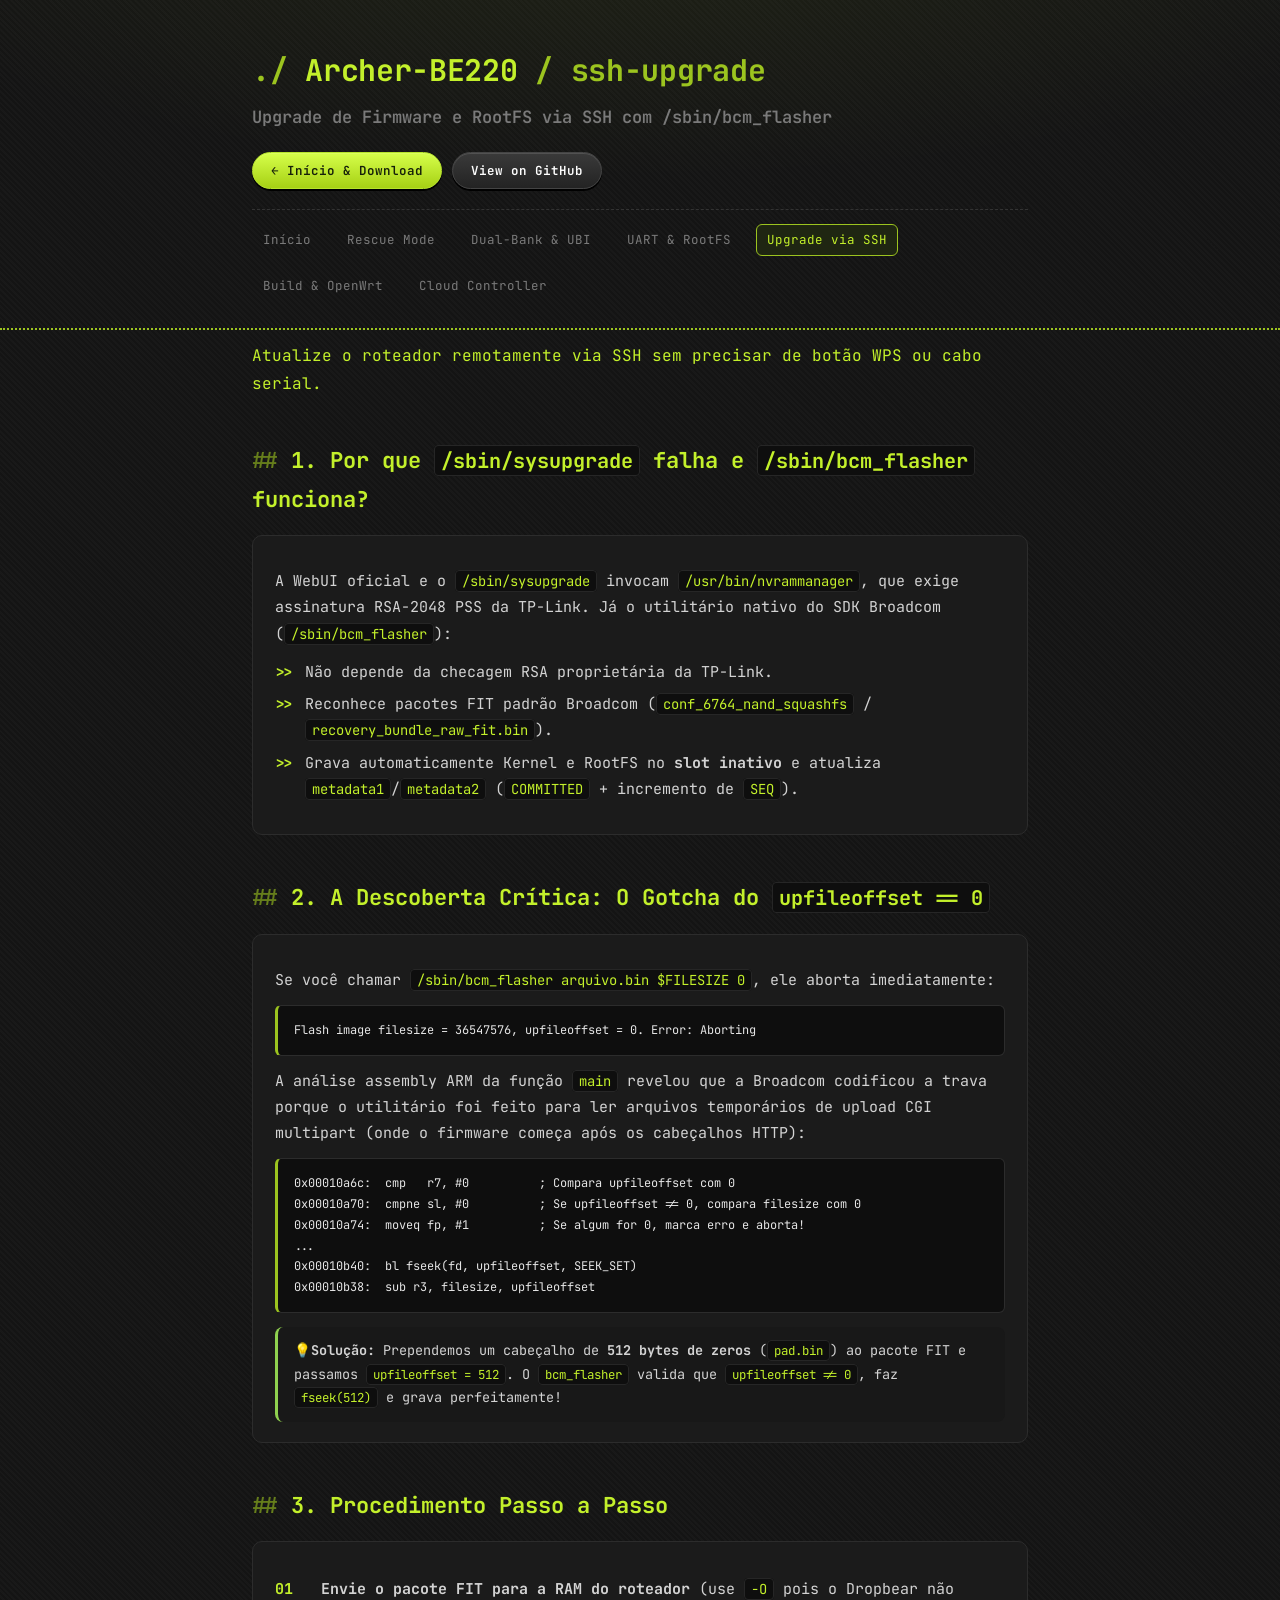
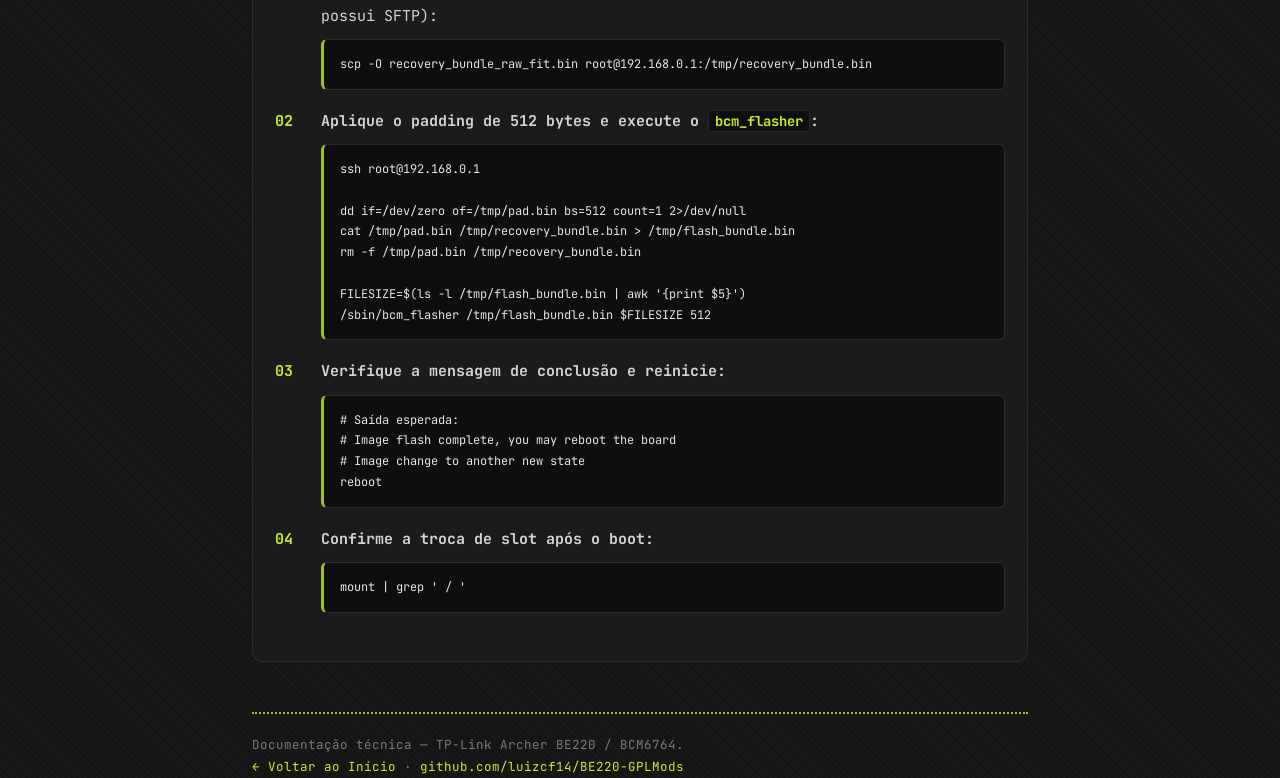
<file: docs/ssh-upgrade.html>
<!DOCTYPE html>
<html lang="pt-BR">
<head>
<meta charset="utf-8">
<meta name="viewport" content="width=device-width, initial-scale=1">
<title>Upgrade de Firmware via SSH (bcm_flasher) — TP-Link Archer BE220</title>
<meta name="description" content="Como atualizar o firmware e RootFS remotamente via SSH usando /sbin/bcm_flasher e o truque do padding de 512 bytes (upfileoffset).">
<link rel="preconnect" href="https://fonts.googleapis.com">
<link rel="preconnect" href="https://fonts.gstatic.com" crossorigin>
<link href="https://fonts.googleapis.com/css2?family=Inter:wght@400;500;600;700;800&family=JetBrains+Mono:wght@400;500&display=swap" rel="stylesheet">
<style>
:root{
  --bg:#141414; --panel:#1b1b1b; --line:#2c2c2c; --text:#d3d3d3; --muted:#7a7a7a;
  --lime:#c3f02b; --lime2:#9cc41f; --warn:#e8c14d; --bad:#e36b5b; --ok:#8fd14f;
}
*{box-sizing:border-box}
html{scroll-behavior:smooth}
body{margin:0;color:var(--text);font:15px/1.75 'JetBrains Mono','Inconsolata',ui-monospace,Menlo,Consolas,monospace;
  background-color:var(--bg);
  background-image:repeating-linear-gradient(45deg,rgba(255,255,255,.018) 0 2px,transparent 2px 4px),
                   radial-gradient(1200px 400px at 50% -100px,rgba(195,240,43,.07),transparent 70%)}
a{color:var(--lime);text-decoration:none} a:hover{text-decoration:underline}
.wrap{max-width:820px;margin:0 auto;padding:0 22px}
header.top{padding:44px 0 26px;border-bottom:2px dotted var(--lime2)}
.logo{font-size:30px;font-weight:700;color:var(--lime);margin:0;letter-spacing:-.01em}
.logo i{font-style:normal;color:var(--lime2)}
.tag{margin:6px 0 20px;color:var(--muted);font-size:17px;font-weight:600}
.btns{display:flex;gap:10px;flex-wrap:wrap}
.btn{display:inline-flex;align-items:center;gap:8px;padding:9px 18px;border-radius:999px;font:600 12.5px 'JetBrains Mono',monospace;
  color:#fff;background:linear-gradient(#3a3a3a,#232323);border:1px solid #444;box-shadow:0 2px 0 #000,inset 0 1px 0 rgba(255,255,255,.12);transition:.15s}
.btn:hover{text-decoration:none;color:var(--lime);transform:translateY(-1px)}
.btn.main{background:linear-gradient(#d6ff4a,#a6d014);color:#16200a;border-color:#b6e32b}
.btn.main:hover{color:#000}
nav.docs-nav{margin-top:20px;padding-top:14px;border-top:1px dashed #333;display:flex;gap:14px;flex-wrap:wrap;font-size:12.5px}
nav.docs-nav a{color:var(--muted);padding:4px 10px;border-radius:6px;border:1px solid transparent}
nav.docs-nav a:hover{color:var(--lime);border-color:#333;text-decoration:none}
nav.docs-nav a.active{color:var(--lime);background:#1f2612;border-color:var(--lime2)}
main{padding:34px 0 70px}
h2{font-size:22px;color:var(--lime);margin:44px 0 6px;font-weight:700}
h2::before{content:"## ";color:var(--lime2);opacity:.6}
h3{font-size:16px;color:#fff;margin:24px 0 6px}
p{margin:12px 0}
.lead{color:var(--lime);font-size:16px}
.card{background:var(--panel);border:1px solid var(--line);border-radius:10px;padding:20px 22px;margin-top:16px}
ul.arrows,.steps{list-style:none;margin:12px 0;padding:0}
ul.arrows li{position:relative;padding-left:30px;margin:6px 0}
ul.arrows li::before,.steps>li::before{content:">>";position:absolute;left:0;color:var(--lime);font-weight:700}
.steps{counter-reset:s}
.steps>li{counter-increment:s;position:relative;padding:2px 0 16px 46px}
.steps>li::before{content:counter(s,decimal-leading-zero);top:2px}
pre{margin:10px 0 0;padding:14px 16px;background:#0e0e0e;border:1px solid var(--line);border-left:3px solid var(--lime2);border-radius:6px;overflow:auto;
  font:13px/1.6 'JetBrains Mono',monospace;color:#e5e5e5}
code{font-family:inherit;font-size:.92em;color:var(--lime);background:#0e0e0e;padding:1px 6px;border-radius:4px;border:1px solid #262626}
pre code{background:none;border:0;padding:0;color:inherit}
.note{padding:12px 16px;border-radius:8px;margin-top:14px;font-size:13.5px;border-left:3px solid;background:#181818}
.note.warn{border-color:var(--warn)} .note.bad{border-color:var(--bad)} .note.ok{border-color:var(--ok)}
footer{margin-top:50px;padding-top:20px;border-top:2px dotted var(--lime2);color:var(--muted);font-size:12.5px}
</style>
</head>
<body>
<header class="top"><div class="wrap">
  <h1 class="logo"><i>./</i> Archer-BE220 <i>/ ssh-upgrade</i></h1>
  <p class="tag">Upgrade de Firmware e RootFS via SSH com /sbin/bcm_flasher</p>
  <div class="btns">
    <a class="btn main" href="index.html">← Início &amp; Download</a>
    <a class="btn" href="https://github.com/luizcf14/BE220-GPLMods">View on GitHub</a>
  </div>
  <nav class="docs-nav">
    <a href="index.html">Início</a>
    <a href="rescue-mode.html">Rescue Mode</a>
    <a href="dual-bank.html">Dual-Bank &amp; UBI</a>
    <a href="uart-unlock.html">UART &amp; RootFS</a>
    <a href="ssh-upgrade.html" class="active">Upgrade via SSH</a>
    <a href="build-system.html">Build &amp; OpenWrt</a>
    <a href="cloud-controller.html">Cloud Controller</a>
  </nav>
</div></header>

<main class="wrap">
<p class="lead">Atualize o roteador remotamente via SSH sem precisar de botão WPS ou cabo serial.</p>

<section id="porque">
  <h2>1. Por que <code>/sbin/sysupgrade</code> falha e <code>/sbin/bcm_flasher</code> funciona?</h2>
  <div class="card">
    <p>A WebUI oficial e o <code>/sbin/sysupgrade</code> invocam <code>/usr/bin/nvrammanager</code>, que exige assinatura RSA-2048 PSS da TP-Link. Já o utilitário nativo do SDK Broadcom (<code>/sbin/bcm_flasher</code>):</p>
    <ul class="arrows">
      <li>Não depende da checagem RSA proprietária da TP-Link.</li>
      <li>Reconhece pacotes FIT padrão Broadcom (<code>conf_6764_nand_squashfs</code> / <code>recovery_bundle_raw_fit.bin</code>).</li>
      <li>Grava automaticamente Kernel e RootFS no <b>slot inativo</b> e atualiza <code>metadata1</code>/<code>metadata2</code> (<code>COMMITTED</code> + incremento de <code>SEQ</code>).</li>
    </ul>
  </div>
</section>

<section id="gotcha">
  <h2>2. A Descoberta Crítica: O Gotcha do <code>upfileoffset == 0</code></h2>
  <div class="card">
    <p>Se você chamar <code>/sbin/bcm_flasher arquivo.bin $FILESIZE 0</code>, ele aborta imediatamente:</p>
<pre><code>Flash image filesize = 36547576, upfileoffset = 0. Error: Aborting</code></pre>
    <p>A análise assembly ARM da função <code>main</code> revelou que a Broadcom codificou a trava porque o utilitário foi feito para ler arquivos temporários de upload CGI multipart (onde o firmware começa após os cabeçalhos HTTP):</p>
<pre><code>0x00010a6c:  cmp   r7, #0          ; Compara upfileoffset com 0
0x00010a70:  cmpne sl, #0          ; Se upfileoffset != 0, compara filesize com 0
0x00010a74:  moveq fp, #1          ; Se algum for 0, marca erro e aborta!
...
0x00010b40:  bl fseek(fd, upfileoffset, SEEK_SET)
0x00010b38:  sub r3, filesize, upfileoffset</code></pre>
    <div class="note ok"><span>💡</span><span><b>Solução:</b> Prependemos um cabeçalho de <b>512 bytes de zeros</b> (<code>pad.bin</code>) ao pacote FIT e passamos <code>upfileoffset = 512</code>. O <code>bcm_flasher</code> valida que <code>upfileoffset != 0</code>, faz <code>fseek(512)</code> e grava perfeitamente!</span></div>
  </div>
</section>

<section id="passo-a-passo">
  <h2>3. Procedimento Passo a Passo</h2>
  <div class="card">
    <ol class="steps">
      <li><b>Envie o pacote FIT para a RAM do roteador</b> (use <code>-O</code> pois o Dropbear não possui SFTP):
<pre><code>scp -O recovery_bundle_raw_fit.bin root@192.168.0.1:/tmp/recovery_bundle.bin</code></pre></li>
      <li><b>Aplique o padding de 512 bytes e execute o <code>bcm_flasher</code>:</b>
<pre><code>ssh root@192.168.0.1

dd if=/dev/zero of=/tmp/pad.bin bs=512 count=1 2&gt;/dev/null
cat /tmp/pad.bin /tmp/recovery_bundle.bin &gt; /tmp/flash_bundle.bin
rm -f /tmp/pad.bin /tmp/recovery_bundle.bin

FILESIZE=$(ls -l /tmp/flash_bundle.bin | awk '{print $5}')
/sbin/bcm_flasher /tmp/flash_bundle.bin $FILESIZE 512</code></pre></li>
      <li><b>Verifique a mensagem de conclusão e reinicie:</b>
<pre><code># Saída esperada:
# Image flash complete, you may reboot the board
# Image change to another new state
reboot</code></pre></li>
      <li><b>Confirme a troca de slot após o boot:</b>
<pre><code>mount | grep ' / '</code></pre></li>
    </ol>
  </div>
</section>

<footer>
  Documentação técnica — TP-Link Archer BE220 / BCM6764.<br>
  <a href="index.html">← Voltar ao Início</a> · <a href="https://github.com/luizcf14/BE220-GPLMods">github.com/luizcf14/BE220-GPLMods</a>
</footer>
</main>
</body>
</html>
</file>
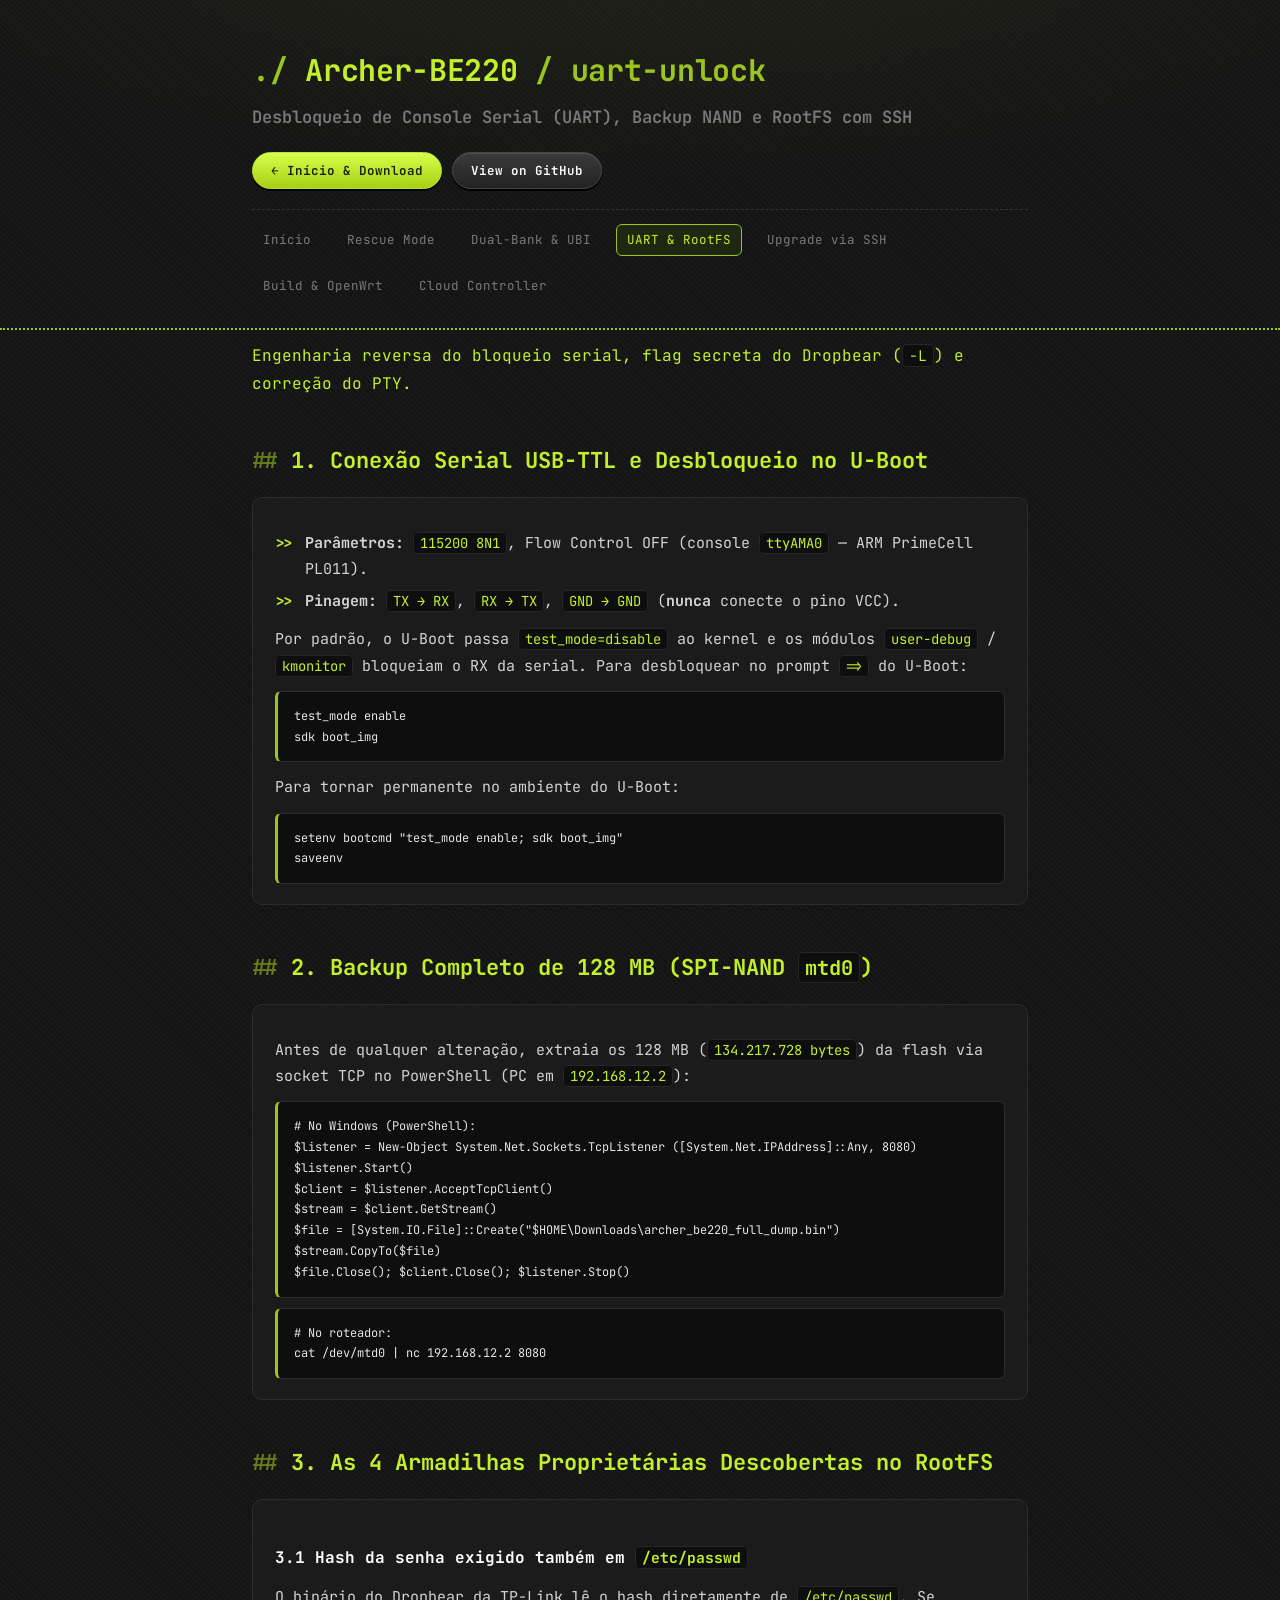
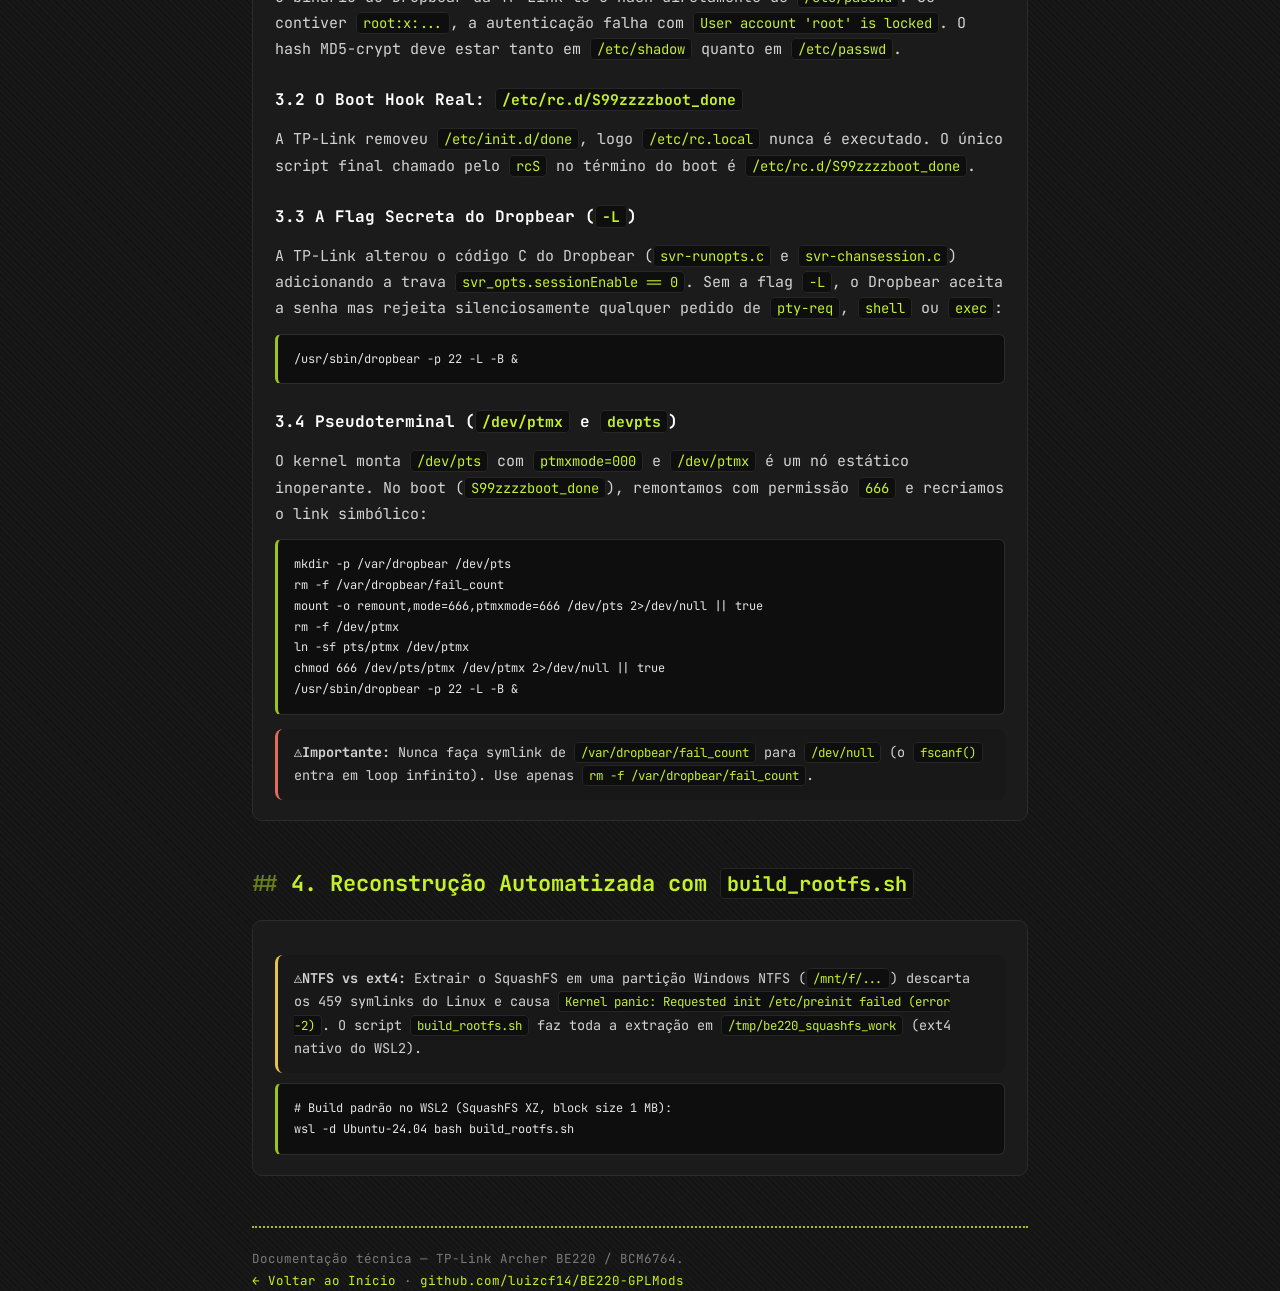
<file: docs/uart-unlock.html>
<!DOCTYPE html>
<html lang="pt-BR">
<head>
<meta charset="utf-8">
<meta name="viewport" content="width=device-width, initial-scale=1">
<title>Desbloqueio UART, RootFS e SSH (Dropbear) — TP-Link Archer BE220</title>
<meta name="description" content="Guia técnico completo de desbloqueio da console serial UART (test_mode enable), backup de 128 MB e ativação permanente de SSH (flag -L e devpts) no Archer BE220.">
<link rel="preconnect" href="https://fonts.googleapis.com">
<link rel="preconnect" href="https://fonts.gstatic.com" crossorigin>
<link href="https://fonts.googleapis.com/css2?family=Inter:wght@400;500;600;700;800&family=JetBrains+Mono:wght@400;500&display=swap" rel="stylesheet">
<style>
:root{
  --bg:#141414; --panel:#1b1b1b; --line:#2c2c2c; --text:#d3d3d3; --muted:#7a7a7a;
  --lime:#c3f02b; --lime2:#9cc41f; --warn:#e8c14d; --bad:#e36b5b; --ok:#8fd14f;
}
*{box-sizing:border-box}
html{scroll-behavior:smooth}
body{margin:0;color:var(--text);font:15px/1.75 'JetBrains Mono','Inconsolata',ui-monospace,Menlo,Consolas,monospace;
  background-color:var(--bg);
  background-image:repeating-linear-gradient(45deg,rgba(255,255,255,.018) 0 2px,transparent 2px 4px),
                   radial-gradient(1200px 400px at 50% -100px,rgba(195,240,43,.07),transparent 70%)}
a{color:var(--lime);text-decoration:none} a:hover{text-decoration:underline}
.wrap{max-width:820px;margin:0 auto;padding:0 22px}
header.top{padding:44px 0 26px;border-bottom:2px dotted var(--lime2)}
.logo{font-size:30px;font-weight:700;color:var(--lime);margin:0;letter-spacing:-.01em}
.logo i{font-style:normal;color:var(--lime2)}
.tag{margin:6px 0 20px;color:var(--muted);font-size:17px;font-weight:600}
.btns{display:flex;gap:10px;flex-wrap:wrap}
.btn{display:inline-flex;align-items:center;gap:8px;padding:9px 18px;border-radius:999px;font:600 12.5px 'JetBrains Mono',monospace;
  color:#fff;background:linear-gradient(#3a3a3a,#232323);border:1px solid #444;box-shadow:0 2px 0 #000,inset 0 1px 0 rgba(255,255,255,.12);transition:.15s}
.btn:hover{text-decoration:none;color:var(--lime);transform:translateY(-1px)}
.btn.main{background:linear-gradient(#d6ff4a,#a6d014);color:#16200a;border-color:#b6e32b}
.btn.main:hover{color:#000}
nav.docs-nav{margin-top:20px;padding-top:14px;border-top:1px dashed #333;display:flex;gap:14px;flex-wrap:wrap;font-size:12.5px}
nav.docs-nav a{color:var(--muted);padding:4px 10px;border-radius:6px;border:1px solid transparent}
nav.docs-nav a:hover{color:var(--lime);border-color:#333;text-decoration:none}
nav.docs-nav a.active{color:var(--lime);background:#1f2612;border-color:var(--lime2)}
main{padding:34px 0 70px}
h2{font-size:22px;color:var(--lime);margin:44px 0 6px;font-weight:700}
h2::before{content:"## ";color:var(--lime2);opacity:.6}
h3{font-size:16px;color:#fff;margin:24px 0 6px}
p{margin:12px 0}
.lead{color:var(--lime);font-size:16px}
.card{background:var(--panel);border:1px solid var(--line);border-radius:10px;padding:20px 22px;margin-top:16px}
ul.arrows,.steps{list-style:none;margin:12px 0;padding:0}
ul.arrows li{position:relative;padding-left:30px;margin:6px 0}
ul.arrows li::before,.steps>li::before{content:">>";position:absolute;left:0;color:var(--lime);font-weight:700}
.steps{counter-reset:s}
.steps>li{counter-increment:s;position:relative;padding:2px 0 16px 46px}
.steps>li::before{content:counter(s,decimal-leading-zero);top:2px}
pre{margin:10px 0 0;padding:14px 16px;background:#0e0e0e;border:1px solid var(--line);border-left:3px solid var(--lime2);border-radius:6px;overflow:auto;
  font:13px/1.6 'JetBrains Mono',monospace;color:#e5e5e5}
code{font-family:inherit;font-size:.92em;color:var(--lime);background:#0e0e0e;padding:1px 6px;border-radius:4px;border:1px solid #262626}
pre code{background:none;border:0;padding:0;color:inherit}
.note{padding:12px 16px;border-radius:8px;margin-top:14px;font-size:13.5px;border-left:3px solid;background:#181818}
.note.warn{border-color:var(--warn)} .note.bad{border-color:var(--bad)} .note.ok{border-color:var(--ok)}
table{width:100%;border-collapse:collapse;margin-top:8px;font-size:13.5px}
td,th{text-align:left;padding:10px 10px;border-bottom:1px dotted #3a3a3a;vertical-align:top}
th{color:var(--lime2);font-weight:600}
footer{margin-top:50px;padding-top:20px;border-top:2px dotted var(--lime2);color:var(--muted);font-size:12.5px}
</style>
</head>
<body>
<header class="top"><div class="wrap">
  <h1 class="logo"><i>./</i> Archer-BE220 <i>/ uart-unlock</i></h1>
  <p class="tag">Desbloqueio de Console Serial (UART), Backup NAND e RootFS com SSH</p>
  <div class="btns">
    <a class="btn main" href="index.html">← Início &amp; Download</a>
    <a class="btn" href="https://github.com/luizcf14/BE220-GPLMods">View on GitHub</a>
  </div>
  <nav class="docs-nav">
    <a href="index.html">Início</a>
    <a href="rescue-mode.html">Rescue Mode</a>
    <a href="dual-bank.html">Dual-Bank &amp; UBI</a>
    <a href="uart-unlock.html" class="active">UART &amp; RootFS</a>
    <a href="ssh-upgrade.html">Upgrade via SSH</a>
    <a href="build-system.html">Build &amp; OpenWrt</a>
    <a href="cloud-controller.html">Cloud Controller</a>
  </nav>
</div></header>

<main class="wrap">
<p class="lead">Engenharia reversa do bloqueio serial, flag secreta do Dropbear (<code>-L</code>) e correção do PTY.</p>

<section id="serial">
  <h2>1. Conexão Serial USB-TTL e Desbloqueio no U-Boot</h2>
  <div class="card">
    <ul class="arrows">
      <li><b>Parâmetros:</b> <code>115200 8N1</code>, Flow Control OFF (console <code>ttyAMA0</code> — ARM PrimeCell PL011).</li>
      <li><b>Pinagem:</b> <code>TX → RX</code>, <code>RX → TX</code>, <code>GND → GND</code> (<b>nunca</b> conecte o pino VCC).</li>
    </ul>
    <p>Por padrão, o U-Boot passa <code>test_mode=disable</code> ao kernel e os módulos <code>user-debug</code> / <code>kmonitor</code> bloqueiam o RX da serial. Para desbloquear no prompt <code>=&gt;</code> do U-Boot:</p>
<pre><code>test_mode enable
sdk boot_img</code></pre>
    <p>Para tornar permanente no ambiente do U-Boot:</p>
<pre><code>setenv bootcmd "test_mode enable; sdk boot_img"
saveenv</code></pre>
  </div>
</section>

<section id="backup">
  <h2>2. Backup Completo de 128 MB (SPI-NAND <code>mtd0</code>)</h2>
  <div class="card">
    <p>Antes de qualquer alteração, extraia os 128 MB (<code>134.217.728 bytes</code>) da flash via socket TCP no PowerShell (PC em <code>192.168.12.2</code>):</p>
<pre><code># No Windows (PowerShell):
$listener = New-Object System.Net.Sockets.TcpListener ([System.Net.IPAddress]::Any, 8080)
$listener.Start()
$client = $listener.AcceptTcpClient()
$stream = $client.GetStream()
$file = [System.IO.File]::Create("$HOME\Downloads\archer_be220_full_dump.bin")
$stream.CopyTo($file)
$file.Close(); $client.Close(); $listener.Stop()</code></pre>
<pre><code># No roteador:
cat /dev/mtd0 | nc 192.168.12.2 8080</code></pre>
  </div>
</section>

<section id="pegadinhas">
  <h2>3. As 4 Armadilhas Proprietárias Descobertas no RootFS</h2>
  <div class="card">
    <h3>3.1 Hash da senha exigido também em <code>/etc/passwd</code></h3>
    <p>O binário do Dropbear da TP-Link lê o hash diretamente de <code>/etc/passwd</code>. Se contiver <code>root:x:...</code>, a autenticação falha com <code>User account 'root' is locked</code>. O hash MD5-crypt deve estar tanto em <code>/etc/shadow</code> quanto em <code>/etc/passwd</code>.</p>

    <h3>3.2 O Boot Hook Real: <code>/etc/rc.d/S99zzzzboot_done</code></h3>
    <p>A TP-Link removeu <code>/etc/init.d/done</code>, logo <code>/etc/rc.local</code> nunca é executado. O único script final chamado pelo <code>rcS</code> no término do boot é <code>/etc/rc.d/S99zzzzboot_done</code>.</p>

    <h3>3.3 A Flag Secreta do Dropbear (<code>-L</code>)</h3>
    <p>A TP-Link alterou o código C do Dropbear (<code>svr-runopts.c</code> e <code>svr-chansession.c</code>) adicionando a trava <code>svr_opts.sessionEnable == 0</code>. Sem a flag <code>-L</code>, o Dropbear aceita a senha mas rejeita silenciosamente qualquer pedido de <code>pty-req</code>, <code>shell</code> ou <code>exec</code>:</p>
<pre><code>/usr/sbin/dropbear -p 22 -L -B &amp;</code></pre>

    <h3>3.4 Pseudoterminal (<code>/dev/ptmx</code> e <code>devpts</code>)</h3>
    <p>O kernel monta <code>/dev/pts</code> com <code>ptmxmode=000</code> e <code>/dev/ptmx</code> é um nó estático inoperante. No boot (<code>S99zzzzboot_done</code>), remontamos com permissão <code>666</code> e recriamos o link simbólico:</p>
<pre><code>mkdir -p /var/dropbear /dev/pts
rm -f /var/dropbear/fail_count
mount -o remount,mode=666,ptmxmode=666 /dev/pts 2&gt;/dev/null || true
rm -f /dev/ptmx
ln -sf pts/ptmx /dev/ptmx
chmod 666 /dev/pts/ptmx /dev/ptmx 2&gt;/dev/null || true
/usr/sbin/dropbear -p 22 -L -B &amp;</code></pre>
    <div class="note bad"><span>⚠️</span><span><b>Importante:</b> Nunca faça symlink de <code>/var/dropbear/fail_count</code> para <code>/dev/null</code> (o <code>fscanf()</code> entra em loop infinito). Use apenas <code>rm -f /var/dropbear/fail_count</code>.</span></div>
  </div>
</section>

<section id="build">
  <h2>4. Reconstrução Automatizada com <code>build_rootfs.sh</code></h2>
  <div class="card">
    <div class="note warn"><span>⚠️</span><span><b>NTFS vs ext4:</b> Extrair o SquashFS em uma partição Windows NTFS (<code>/mnt/f/...</code>) descarta os 459 symlinks do Linux e causa <code>Kernel panic: Requested init /etc/preinit failed (error -2)</code>. O script <code>build_rootfs.sh</code> faz toda a extração em <code>/tmp/be220_squashfs_work</code> (ext4 nativo do WSL2).</span></div>
<pre><code># Build padrão no WSL2 (SquashFS XZ, block size 1 MB):
wsl -d Ubuntu-24.04 bash build_rootfs.sh</code></pre>
  </div>
</section>

<footer>
  Documentação técnica — TP-Link Archer BE220 / BCM6764.<br>
  <a href="index.html">← Voltar ao Início</a> · <a href="https://github.com/luizcf14/BE220-GPLMods">github.com/luizcf14/BE220-GPLMods</a>
</footer>
</main>
</body>
</html>
</file>
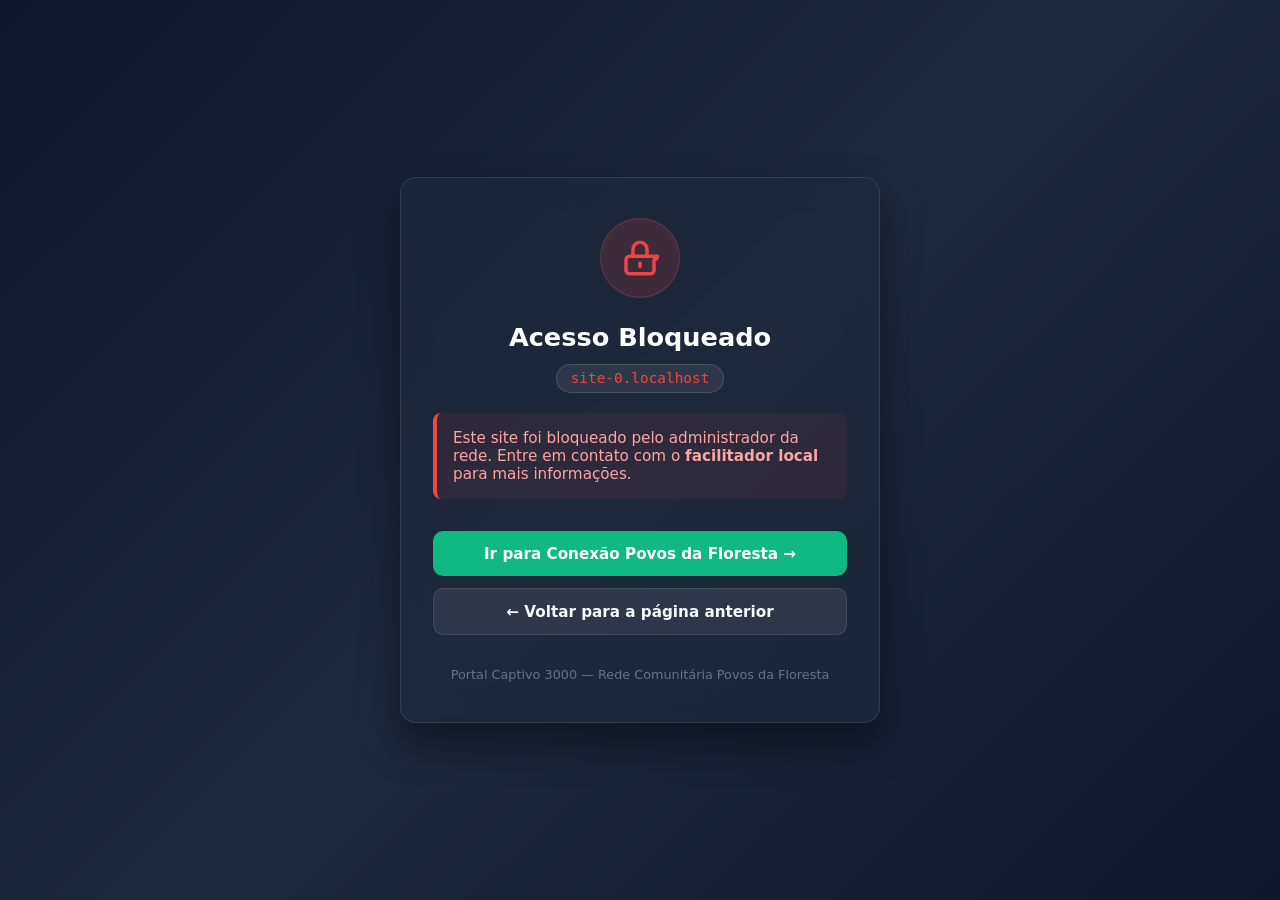
<file: captivePortal/handmade_captiveportal-main/frontend/blocked.html>
<!DOCTYPE html>
<html lang="pt-BR">
<head>
    <meta charset="UTF-8">
    <meta name="viewport" content="width=device-width, initial-scale=1.0">
    <title>Acesso Bloqueado — Portal Captivo 3000</title>
    <style>
        :root {
            --bg-gradient: linear-gradient(135deg, #0f172a 0%, #1e293b 50%, #0f172a 100%);
            --card-bg: rgba(30, 41, 59, 0.75);
            --card-border: rgba(255, 255, 255, 0.1);
            --text-main: #f8fafc;
            --text-muted: #94a3b8;
            --accent-red: #ef4444;
            --accent-red-hover: #dc2626;
            --primary: #10b981;
            --radius: 16px;
        }

        * {
            box-sizing: border-box;
            margin: 0;
            padding: 0;
            font-family: system-ui, -apple-system, BlinkMacSystemFont, 'Segoe UI', Roboto, sans-serif;
        }

        body {
            background: var(--bg-gradient);
            color: var(--text-main);
            min-height: 100vh;
            display: flex;
            align-items: center;
            justify-content: center;
            padding: 1.5rem;
        }

        .container {
            background: var(--card-bg);
            backdrop-filter: blur(16px);
            -webkit-backdrop-filter: blur(16px);
            border: 1px solid var(--card-border);
            border-radius: var(--radius);
            max-width: 480px;
            width: 100%;
            padding: 2.5rem 2rem;
            text-align: center;
            box-shadow: 0 20px 40px rgba(0, 0, 0, 0.4);
            animation: fadeIn 0.4s ease-out;
        }

        @keyframes fadeIn {
            from { opacity: 0; transform: translateY(10px); }
            to { opacity: 1; transform: translateY(0); }
        }

        .icon-box {
            width: 80px;
            height: 80px;
            background: rgba(239, 68, 68, 0.15);
            border: 1px solid rgba(239, 68, 68, 0.3);
            border-radius: 50%;
            display: flex;
            align-items: center;
            justify-content: center;
            margin: 0 auto 1.5rem auto;
            color: var(--accent-red);
        }

        .icon-box svg {
            width: 42px;
            height: 42px;
        }

        h1 {
            font-size: 1.6rem;
            font-weight: 700;
            margin-bottom: 0.75rem;
            color: #ffffff;
        }

        .domain-tag {
            display: inline-block;
            background: rgba(255, 255, 255, 0.08);
            border: 1px solid rgba(255, 255, 255, 0.12);
            color: #ef4444;
            padding: 0.35rem 0.85rem;
            border-radius: 20px;
            font-family: monospace;
            font-size: 0.9rem;
            margin-bottom: 1.25rem;
            word-break: break-all;
        }

        p.message {
            color: var(--text-muted);
            font-size: 1rem;
            line-height: 1.6;
            margin-bottom: 2rem;
        }

        .highlight-box {
            background: rgba(239, 68, 68, 0.08);
            border-left: 4px solid var(--accent-red);
            padding: 1rem;
            border-radius: 8px;
            text-align: left;
            margin-bottom: 2rem;
            font-size: 0.95rem;
            color: #fca5a5;
        }

        .btn-group {
            display: flex;
            flex-direction: column;
            gap: 0.75rem;
        }

        .btn {
            display: inline-flex;
            align-items: center;
            justify-content: center;
            padding: 0.85rem 1.5rem;
            border-radius: 10px;
            font-weight: 600;
            font-size: 0.95rem;
            text-decoration: none;
            transition: all 0.2s ease;
            cursor: pointer;
            border: none;
        }

        .btn-primary {
            background: var(--primary);
            color: #ffffff;
        }

        .btn-primary:hover {
            background: #059669;
            transform: translateY(-1px);
        }

        .btn-secondary {
            background: rgba(255, 255, 255, 0.08);
            color: var(--text-main);
            border: 1px solid var(--card-border);
        }

        .btn-secondary:hover {
            background: rgba(255, 255, 255, 0.15);
        }

        .footer-note {
            margin-top: 2rem;
            font-size: 0.8rem;
            color: #64748b;
        }
    </style>
</head>
<body>

    <div class="container">
        <div class="icon-box">
            <svg fill="none" stroke="currentColor" viewBox="0 0 24 24" xmlns="http://www.w3.org/2000/svg">
                <path stroke-linecap="round" stroke-linejoin="round" stroke-width="2" d="M12 15v2m-6 4h12a2 2 0 002-2v-6a2 2 0 002-2H6a2 2 0 00-2 2v6a2 2 0 002 2zm10-10V7a4 4 0 00-8 0v4h8z"></path>
            </svg>
        </div>

        <h1>Acesso Bloqueado</h1>

        <div class="domain-tag" id="blockedDomain">site-bloqueado</div>

        <div class="highlight-box">
            Este site foi bloqueado pelo administrador da rede. Entre em contato com o <strong>facilitador local</strong> para mais informações.
        </div>

        <div class="btn-group">
            <a href="https://conexaopovosdafloresta.org.br/" class="btn btn-primary">
                Ir para Conexão Povos da Floresta →
            </a>
            <button onclick="window.history.back()" class="btn btn-secondary">
                ← Voltar para a página anterior
            </button>
        </div>

        <div class="footer-note">
            Portal Captivo 3000 — Rede Comunitária Povos da Floresta
        </div>
    </div>

    <script>
        document.addEventListener('DOMContentLoaded', () => {
            const domainEl = document.getElementById('blockedDomain');
            const host = window.location.hostname || 'domínio indesejado';
            domainEl.textContent = host;
        });
    </script>
</body>
</html>
</file>
<file: captivePortal/handmade_captiveportal-main/frontend/style.css>
/* Portal Captivo 3000 — Estilos
   Dark glassmorphism com gradientes vibrantes e micro-animações */

/* =========================================================================
   Reset & Base
   ========================================================================= */
*, *::before, *::after {
    box-sizing: border-box;
    margin: 0;
    padding: 0;
}

:root {
    --green-400: #4ade80;
    --cyan-400: #22d3ee;
    --emerald-500: #10b981;
    --teal-500: #14b8a6;
    --blue-600: #2563eb;

    --bg-900: #0a0f1a;
    --bg-800: #111827;
    --bg-glass: rgba(17, 24, 39, 0.75);
    --border-glass: rgba(74, 222, 128, 0.12);
    --border-focus: rgba(74, 222, 128, 0.6);

    --text-primary: #f0fdf4;
    --text-secondary: #9ca3af;
    --text-muted: #6b7280;

    --success-green: #22c55e;
    --error-red: #f87171;
    --warning-amber: #fbbf24;

    --radius-card: 1.25rem;
    --radius-input: 0.625rem;
    --radius-btn: 0.75rem;

    --transition-fast: 150ms ease;
    --transition-smooth: 300ms cubic-bezier(0.4, 0, 0.2, 1);
}

html, body {
    height: 100%;
    font-family: system-ui, -apple-system, 'Segoe UI', Roboto, sans-serif;
    background-color: var(--bg-900);
    color: var(--text-primary);
    -webkit-font-smoothing: antialiased;
}

/* =========================================================================
   Fundo Animado com Orbs
   ========================================================================= */
.bg-orbs {
    position: fixed;
    inset: 0;
    z-index: 0;
    overflow: hidden;
    pointer-events: none;
}

.orb {
    position: absolute;
    border-radius: 50%;
    filter: blur(80px);
    opacity: 0.25;
    animation: orbFloat 12s ease-in-out infinite;
}

.orb-1 {
    width: 500px;
    height: 500px;
    background: radial-gradient(circle, #4ade80, #059669);
    top: -150px;
    left: -150px;
    animation-delay: 0s;
}

.orb-2 {
    width: 400px;
    height: 400px;
    background: radial-gradient(circle, #22d3ee, #0891b2);
    bottom: -100px;
    right: -100px;
    animation-delay: -4s;
}

.orb-3 {
    width: 300px;
    height: 300px;
    background: radial-gradient(circle, #818cf8, #4f46e5);
    top: 50%;
    left: 60%;
    animation-delay: -8s;
}

@keyframes orbFloat {
    0%, 100% { transform: translate(0, 0) scale(1); }
    33%       { transform: translate(30px, -40px) scale(1.05); }
    66%       { transform: translate(-20px, 20px) scale(0.95); }
}

/* =========================================================================
   Layout Principal
   ========================================================================= */
.portal-wrapper {
    position: relative;
    z-index: 1;
    min-height: 100vh;
    display: flex;
    align-items: center;
    justify-content: center;
    padding: 1.5rem;
}

/* =========================================================================
   Card do Portal
   ========================================================================= */
.portal-card {
    width: 100%;
    max-width: 420px;
    background: var(--bg-glass);
    backdrop-filter: blur(20px) saturate(180%);
    -webkit-backdrop-filter: blur(20px) saturate(180%);
    border: 1px solid var(--border-glass);
    border-radius: var(--radius-card);
    padding: 2.5rem 2rem;
    box-shadow:
        0 0 0 1px rgba(74, 222, 128, 0.05),
        0 20px 60px rgba(0, 0, 0, 0.5),
        0 0 80px rgba(74, 222, 128, 0.04) inset;
    animation: cardEnter 0.5s cubic-bezier(0.34, 1.56, 0.64, 1) both;
}

@keyframes cardEnter {
    from { opacity: 0; transform: translateY(24px) scale(0.97); }
    to   { opacity: 1; transform: translateY(0) scale(1); }
}

/* =========================================================================
   Header
   ========================================================================= */
.portal-header {
    text-align: center;
    margin-bottom: 2rem;
}

.portal-logo {
    width: 64px;
    height: 64px;
    margin: 0 auto 1rem;
    animation: logoPulse 3s ease-in-out infinite;
}

.portal-logo svg {
    width: 100%;
    height: 100%;
    filter: drop-shadow(0 0 12px rgba(74, 222, 128, 0.4));
}

@keyframes logoPulse {
    0%, 100% { filter: drop-shadow(0 0 12px rgba(74, 222, 128, 0.4)); }
    50%       { filter: drop-shadow(0 0 20px rgba(34, 211, 238, 0.6)); }
}

.portal-title {
    font-size: 1.5rem;
    font-weight: 700;
    background: linear-gradient(135deg, var(--green-400), var(--cyan-400));
    -webkit-background-clip: text;
    -webkit-text-fill-color: transparent;
    background-clip: text;
    line-height: 1.2;
}

.portal-subtitle {
    font-size: 0.875rem;
    color: var(--text-secondary);
    margin-top: 0.25rem;
    font-weight: 400;
}

/* =========================================================================
   Status Message
   ========================================================================= */
.status-message {
    padding: 0.75rem 1rem;
    border-radius: var(--radius-input);
    margin-bottom: 1.25rem;
    font-size: 0.875rem;
    font-weight: 500;
    border-left: 3px solid;
    animation: slideIn 0.2s ease;
}

@keyframes slideIn {
    from { opacity: 0; transform: translateY(-6px); }
    to   { opacity: 1; transform: translateY(0); }
}

.status-message.error {
    background: rgba(248, 113, 113, 0.1);
    border-color: var(--error-red);
    color: var(--error-red);
}

.status-message.success {
    background: rgba(34, 197, 94, 0.1);
    border-color: var(--success-green);
    color: var(--success-green);
}

.status-message.info {
    background: rgba(34, 211, 238, 0.1);
    border-color: var(--cyan-400);
    color: var(--cyan-400);
}

/* =========================================================================
   Formulário
   ========================================================================= */
.login-form {
    display: flex;
    flex-direction: column;
    gap: 1.25rem;
}

.field-group {
    display: flex;
    flex-direction: column;
    gap: 0.375rem;
}

.field-label {
    font-size: 0.8125rem;
    font-weight: 500;
    color: var(--text-secondary);
    text-transform: uppercase;
    letter-spacing: 0.05em;
}

.field-wrapper {
    position: relative;
    display: flex;
    align-items: center;
}

.field-icon {
    position: absolute;
    left: 0.875rem;
    width: 16px;
    height: 16px;
    color: var(--text-muted);
    pointer-events: none;
    transition: color var(--transition-fast);
    flex-shrink: 0;
}

.field-input {
    width: 100%;
    padding: 0.75rem 1rem 0.75rem 2.625rem;
    background: rgba(255, 255, 255, 0.04);
    border: 1px solid rgba(255, 255, 255, 0.08);
    border-radius: var(--radius-input);
    color: var(--text-primary);
    font-family: inherit;
    font-size: 0.9375rem;
    line-height: 1.5;
    transition:
        border-color var(--transition-smooth),
        background var(--transition-smooth),
        box-shadow var(--transition-smooth);
    outline: none;
    -webkit-appearance: none;
}

.field-input::placeholder {
    color: var(--text-muted);
}

.field-input:focus {
    background: rgba(255, 255, 255, 0.06);
    border-color: var(--border-focus);
    box-shadow: 0 0 0 3px rgba(74, 222, 128, 0.12);
}

.field-input:focus + .field-icon,
.field-wrapper:focus-within .field-icon {
    color: var(--green-400);
}

.field-input.error {
    border-color: var(--error-red);
    box-shadow: 0 0 0 3px rgba(248, 113, 113, 0.12);
}

.toggle-password {
    position: absolute;
    right: 0.75rem;
    background: none;
    border: none;
    cursor: pointer;
    color: var(--text-muted);
    padding: 0.25rem;
    display: flex;
    align-items: center;
    justify-content: center;
    border-radius: 4px;
    transition: color var(--transition-fast);
}

.toggle-password:hover { color: var(--text-secondary); }
.toggle-password svg { width: 18px; height: 18px; }

/* =========================================================================
   Botão de Submit
   ========================================================================= */
.submit-btn {
    position: relative;
    width: 100%;
    padding: 0.875rem 1.5rem;
    background: linear-gradient(135deg, var(--emerald-500), var(--teal-500));
    border: none;
    border-radius: var(--radius-btn);
    color: white;
    font-family: inherit;
    font-size: 0.9375rem;
    font-weight: 600;
    letter-spacing: 0.01em;
    cursor: pointer;
    transition:
        transform var(--transition-fast),
        box-shadow var(--transition-smooth),
        opacity var(--transition-fast);
    box-shadow: 0 4px 20px rgba(16, 185, 129, 0.35);
    margin-top: 0.5rem;
    overflow: hidden;
    display: flex;
    align-items: center;
    justify-content: center;
    gap: 0.5rem;
}

.submit-btn::before {
    content: '';
    position: absolute;
    inset: 0;
    background: linear-gradient(135deg, rgba(255,255,255,0.15), transparent);
    opacity: 0;
    transition: opacity var(--transition-fast);
}

.submit-btn:hover:not(:disabled)::before { opacity: 1; }
.submit-btn:hover:not(:disabled) {
    transform: translateY(-1px);
    box-shadow: 0 8px 28px rgba(16, 185, 129, 0.5);
}
.submit-btn:active:not(:disabled) {
    transform: translateY(0);
    box-shadow: 0 2px 10px rgba(16, 185, 129, 0.3);
}
.submit-btn:disabled {
    opacity: 0.7;
    cursor: not-allowed;
}

.btn-spinner {
    width: 18px;
    height: 18px;
    border: 2px solid rgba(255,255,255,0.3);
    border-top-color: white;
    border-radius: 50%;
    animation: spin 0.7s linear infinite;
}

@keyframes spin {
    to { transform: rotate(360deg); }
}

/* =========================================================================
   Biometria / Digital (Mobile)
   ========================================================================= */
.biometric-container {
    margin-top: 1.25rem;
    display: flex;
    flex-direction: column;
    gap: 1rem;
}

.divider {
    display: flex;
    align-items: center;
    text-align: center;
    color: var(--text-muted);
    font-size: 0.75rem;
}

.divider::before,
.divider::after {
    content: '';
    flex: 1;
    border-bottom: 1px solid var(--border-input);
}

.divider span {
    padding: 0 0.75rem;
    text-transform: uppercase;
    letter-spacing: 0.05em;
}

.biometric-btn {
    width: 100%;
    padding: 0.75rem 1.25rem;
    background: rgba(255, 255, 255, 0.04);
    border: 1px solid var(--border-input);
    border-radius: var(--radius-btn);
    color: var(--text-primary);
    font-family: inherit;
    font-size: 0.875rem;
    font-weight: 500;
    cursor: pointer;
    display: flex;
    align-items: center;
    justify-content: center;
    gap: 0.625rem;
    transition: all var(--transition-fast);
}

.biometric-btn:hover {
    background: rgba(255, 255, 255, 0.08);
    border-color: rgba(74, 222, 128, 0.4);
    color: var(--green-400);
}

.biometric-btn:active {
    transform: scale(0.98);
}

.bio-icon {
    width: 20px;
    height: 20px;
    color: var(--green-400);
}

/* =========================================================================
   Rodapé
   ========================================================================= */
.portal-footer {
    text-align: center;
    margin-top: 1.75rem;
    display: flex;
    flex-direction: column;
    gap: 0.25rem;
}

.portal-footer p {
    font-size: 0.75rem;
    color: var(--text-muted);
}

.portal-version {
    color: rgba(74, 222, 128, 0.4) !important;
    font-size: 0.6875rem !important;
}

/* =========================================================================
   Card de Sucesso
   ========================================================================= */
.success-card {
    text-align: center;
}

.success-icon {
    width: 80px;
    height: 80px;
    margin: 0 auto 1.5rem;
    background: rgba(34, 197, 94, 0.1);
    border: 2px solid rgba(34, 197, 94, 0.3);
    border-radius: 50%;
    display: flex;
    align-items: center;
    justify-content: center;
    animation: successPop 0.5s cubic-bezier(0.34, 1.56, 0.64, 1) both;
}

@keyframes successPop {
    from { transform: scale(0); opacity: 0; }
    to   { transform: scale(1); opacity: 1; }
}

.success-icon svg {
    width: 44px;
    height: 44px;
    color: var(--success-green);
    stroke: var(--success-green);
}

.success-title {
    font-size: 1.75rem;
    font-weight: 700;
    background: linear-gradient(135deg, var(--green-400), var(--cyan-400));
    -webkit-background-clip: text;
    -webkit-text-fill-color: transparent;
    background-clip: text;
    margin-bottom: 0.5rem;
}

.success-subtitle {
    color: var(--text-secondary);
    font-size: 0.9375rem;
    margin-bottom: 1.75rem;
}

.countdown-wrapper {
    background: rgba(255,255,255,0.03);
    border: 1px solid rgba(255,255,255,0.06);
    border-radius: var(--radius-input);
    padding: 1rem;
    margin-bottom: 1.25rem;
}

.countdown-text {
    font-size: 0.875rem;
    color: var(--text-secondary);
    margin-bottom: 0.625rem;
}

.countdown-text strong {
    color: var(--green-400);
    font-size: 1.125rem;
}

.countdown-bar {
    height: 4px;
    background: rgba(255,255,255,0.06);
    border-radius: 2px;
    overflow: hidden;
}

.countdown-progress {
    height: 100%;
    width: 100%;
    background: linear-gradient(90deg, var(--emerald-500), var(--cyan-400));
    border-radius: 2px;
    transform-origin: left;
    animation: countdownShrink 5s linear forwards;
}

@keyframes countdownShrink {
    from { transform: scaleX(1); }
    to   { transform: scaleX(0); }
}

/* =========================================================================
   Utilitários
   ========================================================================= */
[hidden] { display: none !important; }

@media (max-width: 480px) {
    .portal-card { padding: 2rem 1.5rem; }
}

@media (prefers-reduced-motion: reduce) {
    *, *::before, *::after {
        animation-duration: 0.01ms !important;
        transition-duration: 0.01ms !important;
    }
}
</file>
